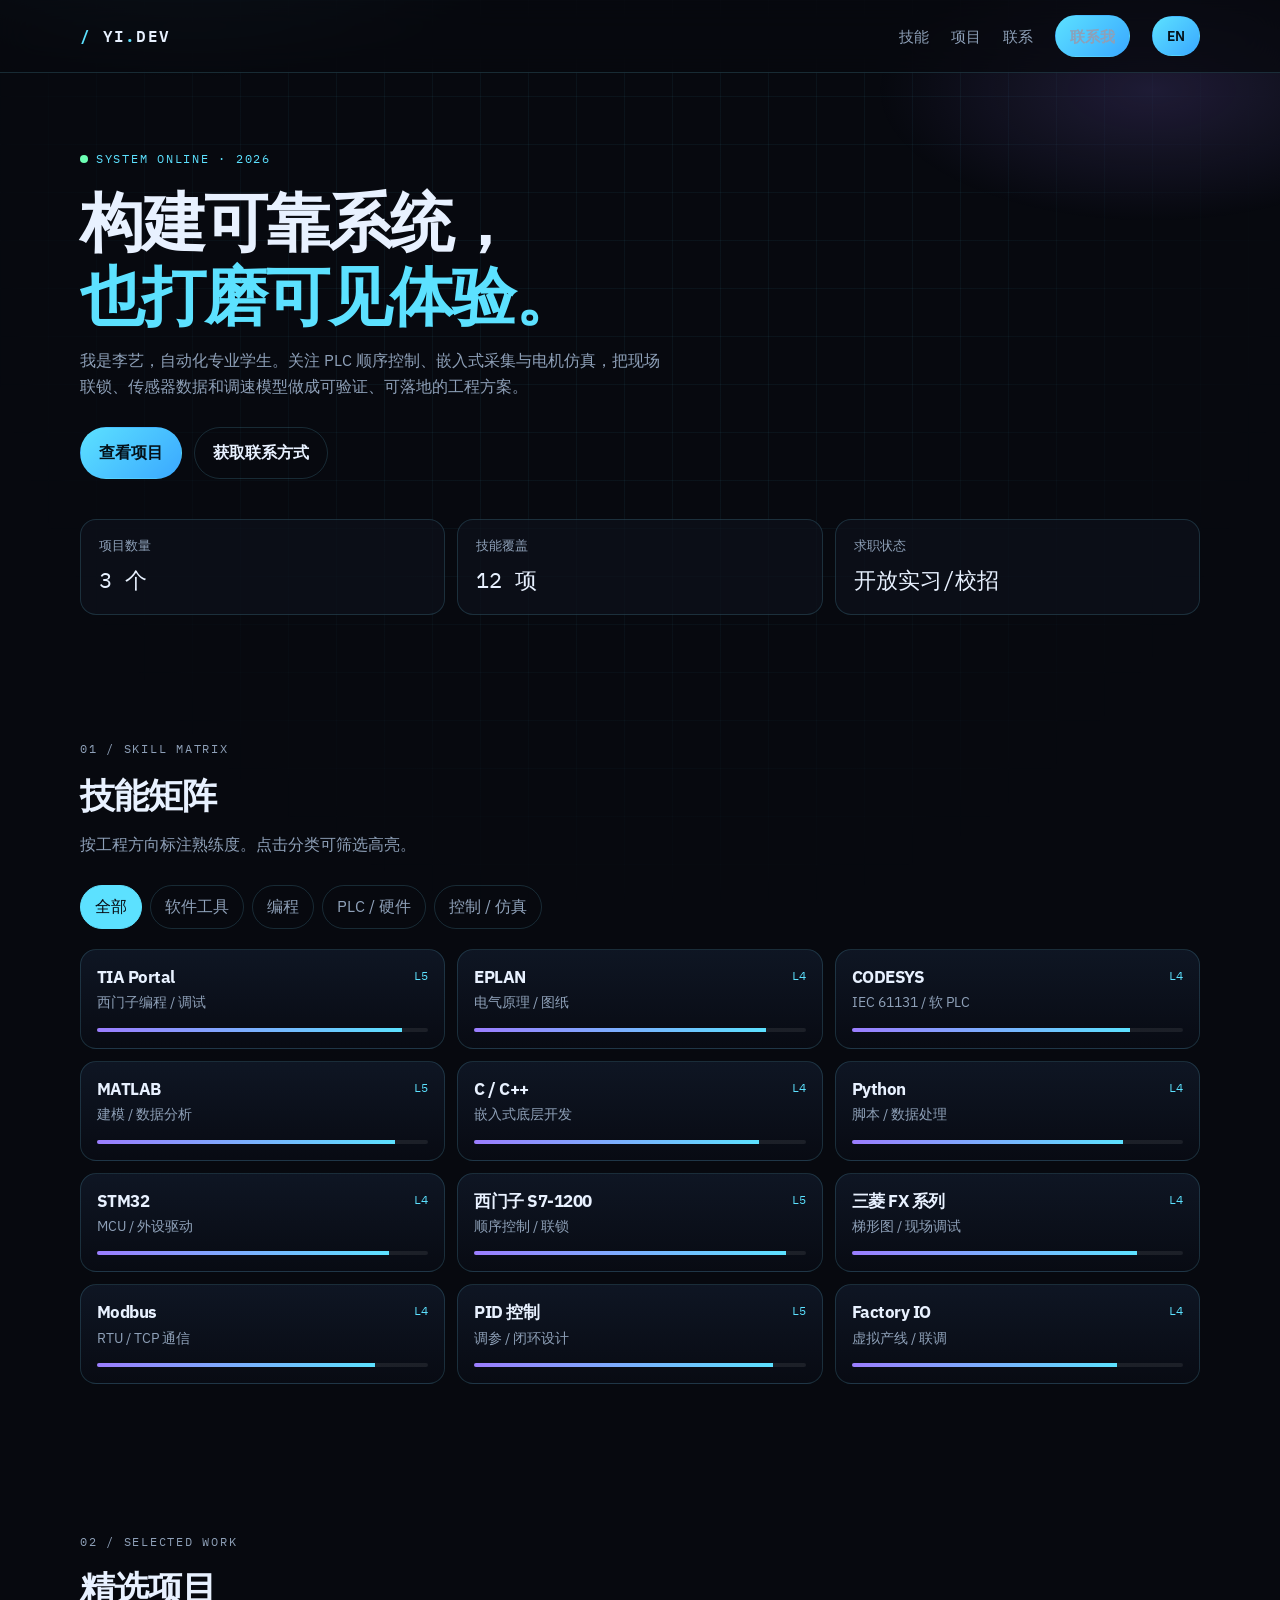
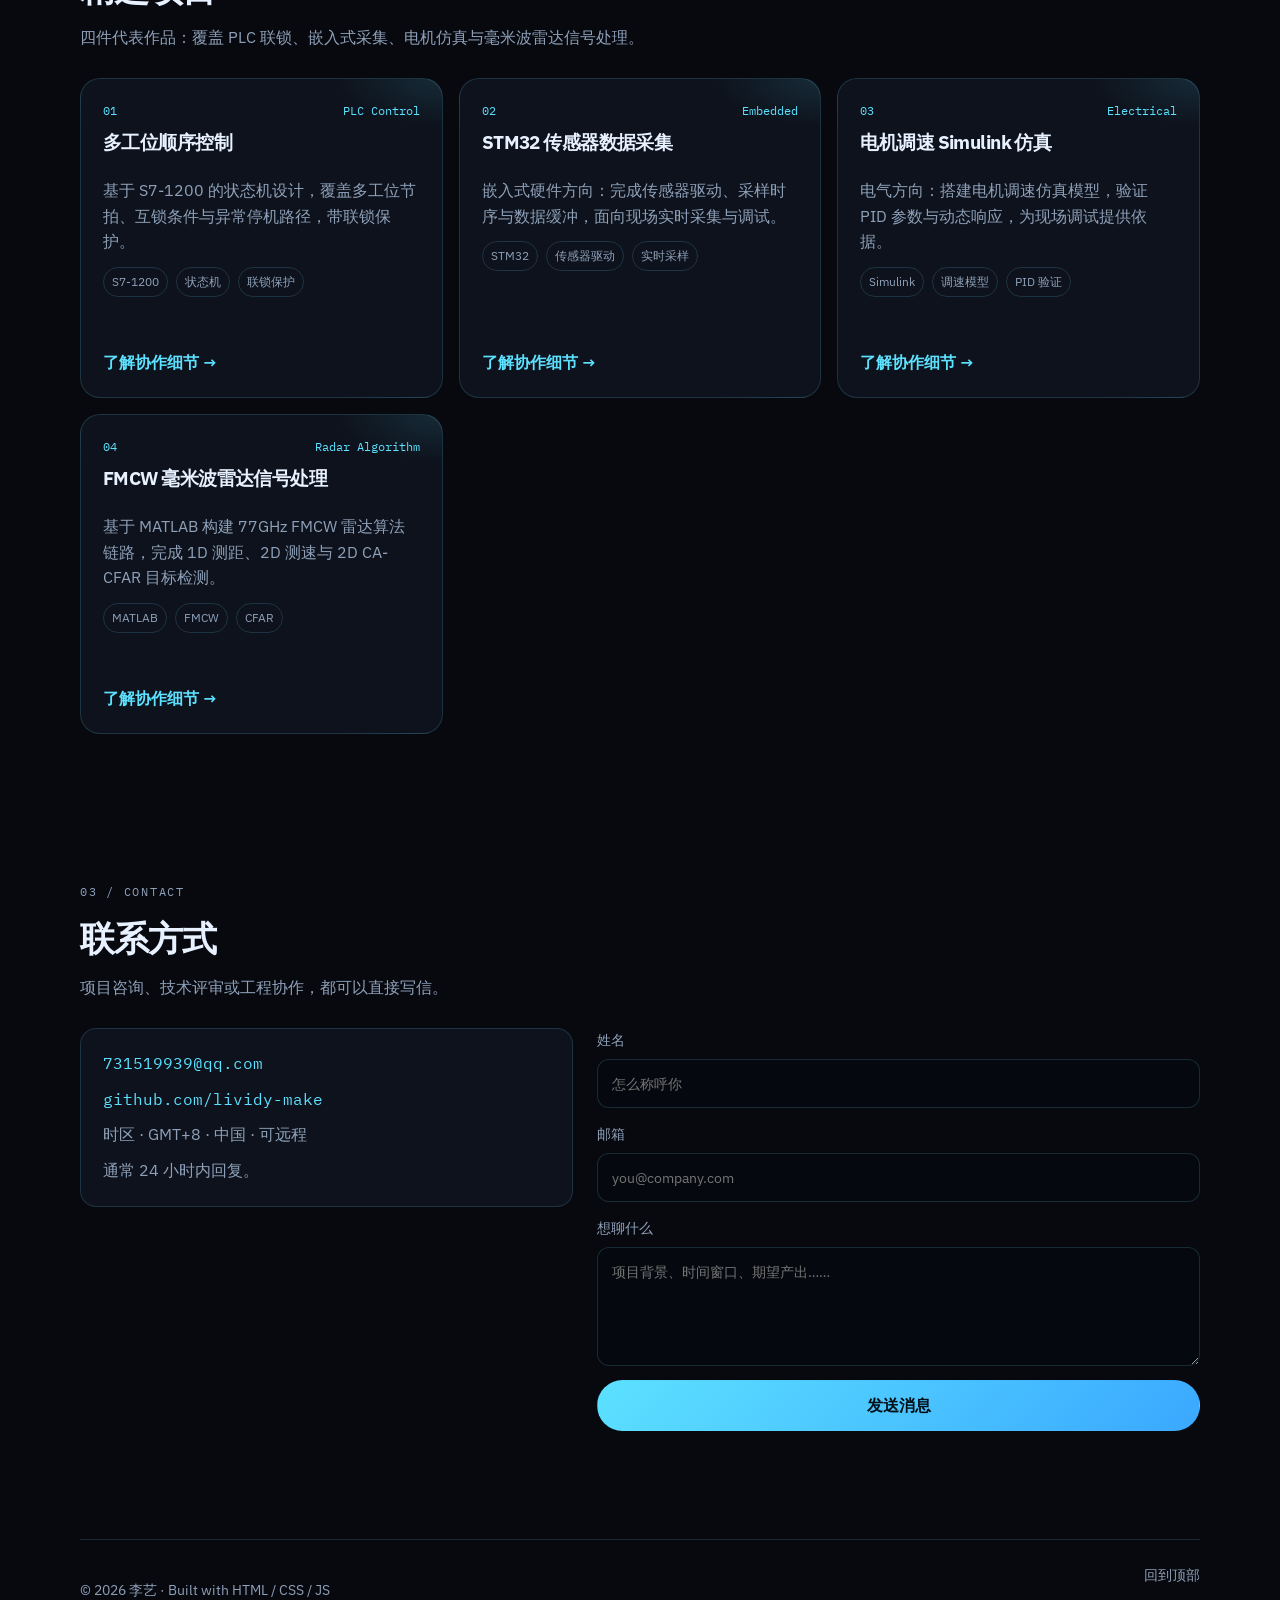
<file: index.html>
<!DOCTYPE html>
<html lang="zh-CN">
  <head>
    <meta charset="UTF-8" />
    <meta name="viewport" content="width=device-width, initial-scale=1.0" />
    <title>李艺 · 工程师作品集</title>
    <meta
      name="description"
      content="深色科技风工程师作品集：技能矩阵、精选项目与联系方式。"
    />
    <link rel="preconnect" href="https://fonts.googleapis.com" />
    <link rel="preconnect" href="https://fonts.gstatic.com" crossorigin />
    <link
      href="https://fonts.googleapis.com/css2?family=IBM+Plex+Sans:wght@400;500;600;700&family=IBM+Plex+Mono:wght@400;500;600&display=swap"
      rel="stylesheet"
    />
    <link rel="stylesheet" href="css/style.css" />
  </head>
  <body>
    <div class="bg-grid" aria-hidden="true"></div>
    <div class="bg-glow" aria-hidden="true"></div>

    <header class="nav">
      <div class="nav__inner">
        <a class="logo" href="#top">
          <span class="logo__mark">/</span>
          YI<span class="logo__dot">.</span>DEV
        </a>
        <button
          class="nav__toggle"
          type="button"
          aria-expanded="false"
          aria-controls="site-menu"
          aria-label="打开菜单"
        >
          <span></span>
          <span></span>
          <span></span>
        </button>
        <nav id="site-menu" class="nav__links">
          <a href="#skills" data-i18n="nav.skills">技能</a>
          <a href="#projects" data-i18n="nav.projects">项目</a>
          <a href="#contact" data-i18n="nav.contact">联系</a>
          <a class="btn btn--sm" href="#contact" data-i18n="nav.cta">联系我</a>
          <button id="lang-toggle" class="btn btn--sm" type="button">EN</button>
        </nav>
      </div>
    </header>

    <main id="top">
      <section class="hero">
        <p class="eyebrow">
          <span class="pulse"></span>
          SYSTEM ONLINE · 2026
        </p>
        <h1>
          <span data-i18n="hero.title.line1">构建可靠系统，</span><br />
          <span class="accent" data-i18n="hero.title.line2">也打磨可见体验。</span>
        </h1>
        <p class="hero__lead" data-i18n="hero.lead">
          我是李艺，自动化专业学生。关注 PLC 顺序控制、嵌入式采集与电机仿真，
          把现场联锁、传感器数据和调速模型做成可验证、可落地的工程方案。
        </p>
        <div class="hero__actions">
          <a class="btn" href="#projects" data-i18n="hero.cta.projects"
            >查看项目</a
          >
          <a class="btn btn--ghost" href="#contact" data-i18n="hero.cta.contact"
            >获取联系方式</a
          >
        </div>
        <dl class="stats">
          <div>
            <dt data-i18n="stats.projects.label">项目数量</dt>
            <dd data-i18n="stats.projects.value">3 个</dd>
          </div>
          <div>
            <dt data-i18n="stats.skills.label">技能覆盖</dt>
            <dd data-i18n="stats.skills.value">12 项</dd>
          </div>
          <div>
            <dt data-i18n="stats.status.label">求职状态</dt>
            <dd data-i18n="stats.status.value">开放实习/校招</dd>
          </div>
        </dl>
      </section>

      <section id="skills" class="section">
        <header class="section__head">
          <p class="eyebrow">01 / SKILL MATRIX</p>
          <h2 data-i18n="skills.title">技能矩阵</h2>
          <p data-i18n="skills.desc">按工程方向标注熟练度。点击分类可筛选高亮。</p>
        </header>

        <div class="matrix-filters" role="tablist" aria-label="技能分类">
          <button
            class="chip is-active"
            data-filter="all"
            type="button"
            data-i18n="skills.filter.all"
          >
            全部
          </button>
          <button
            class="chip"
            data-filter="software"
            type="button"
            data-i18n="skills.filter.software"
          >
            软件工具
          </button>
          <button
            class="chip"
            data-filter="code"
            type="button"
            data-i18n="skills.filter.code"
          >
            编程
          </button>
          <button
            class="chip"
            data-filter="plc"
            type="button"
            data-i18n="skills.filter.plc"
          >
            PLC / 硬件
          </button>
          <button
            class="chip"
            data-filter="control"
            type="button"
            data-i18n="skills.filter.control"
          >
            控制 / 仿真
          </button>
        </div>

        <div class="matrix" id="skill-matrix">
          <article class="skill" data-cat="software" style="--lv: 92">
            <h3>TIA Portal</h3>
            <p data-i18n="skill.tia.desc">西门子编程 / 调试</p>
            <div class="bar" aria-hidden="true"><span></span></div>
            <span class="lv">L5</span>
          </article>
          <article class="skill" data-cat="software" style="--lv: 88">
            <h3>EPLAN</h3>
            <p data-i18n="skill.eplan.desc">电气原理 / 图纸</p>
            <div class="bar" aria-hidden="true"><span></span></div>
            <span class="lv">L4</span>
          </article>
          <article class="skill" data-cat="software" style="--lv: 84">
            <h3>CODESYS</h3>
            <p data-i18n="skill.codesys.desc">IEC 61131 / 软 PLC</p>
            <div class="bar" aria-hidden="true"><span></span></div>
            <span class="lv">L4</span>
          </article>
          <article class="skill" data-cat="control" style="--lv: 90">
            <h3>MATLAB</h3>
            <p data-i18n="skill.matlab.desc">建模 / 数据分析</p>
            <div class="bar" aria-hidden="true"><span></span></div>
            <span class="lv">L5</span>
          </article>
          <article class="skill" data-cat="code" style="--lv: 86">
            <h3>C / C++</h3>
            <p data-i18n="skill.cpp.desc">嵌入式底层开发</p>
            <div class="bar" aria-hidden="true"><span></span></div>
            <span class="lv">L4</span>
          </article>
          <article class="skill" data-cat="code" style="--lv: 82">
            <h3>Python</h3>
            <p data-i18n="skill.python.desc">脚本 / 数据处理</p>
            <div class="bar" aria-hidden="true"><span></span></div>
            <span class="lv">L4</span>
          </article>
          <article class="skill" data-cat="plc" style="--lv: 88">
            <h3>STM32</h3>
            <p data-i18n="skill.stm32.desc">MCU / 外设驱动</p>
            <div class="bar" aria-hidden="true"><span></span></div>
            <span class="lv">L4</span>
          </article>
          <article class="skill" data-cat="plc" style="--lv: 94">
            <h3 data-i18n="skill.s71200.name">西门子 S7-1200</h3>
            <p data-i18n="skill.s71200.desc">顺序控制 / 联锁</p>
            <div class="bar" aria-hidden="true"><span></span></div>
            <span class="lv">L5</span>
          </article>
          <article class="skill" data-cat="plc" style="--lv: 86">
            <h3 data-i18n="skill.mitsubishi.name">三菱 FX 系列</h3>
            <p data-i18n="skill.mitsubishi.desc">梯形图 / 现场调试</p>
            <div class="bar" aria-hidden="true"><span></span></div>
            <span class="lv">L4</span>
          </article>
          <article class="skill" data-cat="control" style="--lv: 84">
            <h3>Modbus</h3>
            <p data-i18n="skill.modbus.desc">RTU / TCP 通信</p>
            <div class="bar" aria-hidden="true"><span></span></div>
            <span class="lv">L4</span>
          </article>
          <article class="skill" data-cat="control" style="--lv: 90">
            <h3 data-i18n="skill.pid.name">PID 控制</h3>
            <p data-i18n="skill.pid.desc">调参 / 闭环设计</p>
            <div class="bar" aria-hidden="true"><span></span></div>
            <span class="lv">L5</span>
          </article>
          <article class="skill" data-cat="control" style="--lv: 80">
            <h3>Factory IO</h3>
            <p data-i18n="skill.factoryio.desc">虚拟产线 / 联调</p>
            <div class="bar" aria-hidden="true"><span></span></div>
            <span class="lv">L4</span>
          </article>
        </div>
      </section>

      <section id="projects" class="section">
        <header class="section__head">
          <p class="eyebrow">02 / SELECTED WORK</p>
          <h2 data-i18n="projects.title">精选项目</h2>
          <p data-i18n="projects.desc">
            四件代表作品：覆盖 PLC 联锁、嵌入式采集、电机仿真与毫米波雷达信号处理。
          </p>
        </header>

        <div class="projects">
          <article class="card">
            <div class="card__meta">
              <span>01</span>
              <span>PLC Control</span>
            </div>
            <h3 data-i18n="project.plc.title">多工位顺序控制</h3>
            <p data-i18n="project.plc.desc">
              基于 S7-1200 的状态机设计，覆盖多工位节拍、互锁条件与异常停机路径，带联锁保护。
            </p>
            <ul>
              <li>S7-1200</li>
              <li data-i18n="project.plc.tag2">状态机</li>
              <li data-i18n="project.plc.tag3">联锁保护</li>
            </ul>
            <a
              class="card__link"
              href="project-plc.html"
              data-i18n="project.plc.link"
              >了解协作细节 →</a
            >
          </article>

          <article class="card">
            <div class="card__meta">
              <span>02</span>
              <span>Embedded</span>
            </div>
            <h3 data-i18n="project.stm32.title">STM32 传感器数据采集</h3>
            <p data-i18n="project.stm32.desc">
              嵌入式硬件方向：完成传感器驱动、采样时序与数据缓冲，面向现场实时采集与调试。
            </p>
            <ul>
              <li>STM32</li>
              <li data-i18n="project.stm32.tag2">传感器驱动</li>
              <li data-i18n="project.stm32.tag3">实时采样</li>
            </ul>
            <a
              class="card__link"
              href="project-stm32.html"
              data-i18n="project.stm32.link"
              >了解协作细节 →</a
            >
          </article>

          <article class="card">
            <div class="card__meta">
              <span>03</span>
              <span>Electrical</span>
            </div>
            <h3 data-i18n="project.motor.title">电机调速 Simulink 仿真</h3>
            <p data-i18n="project.motor.desc">
              电气方向：搭建电机调速仿真模型，验证 PID 参数与动态响应，为现场调试提供依据。
            </p>
            <ul>
              <li>Simulink</li>
              <li data-i18n="project.motor.tag2">调速模型</li>
              <li data-i18n="project.motor.tag3">PID 验证</li>
            </ul>
            <a
              class="card__link"
              href="project-motor.html"
              data-i18n="project.motor.link"
              >了解协作细节 →</a
            >
          </article>

          <article class="card">
            <div class="card__meta">
              <span>04</span>
              <span>Radar Algorithm</span>
            </div>
            <h3 data-i18n="project.radar.title">FMCW 毫米波雷达信号处理</h3>
            <p data-i18n="project.radar.desc">
              基于 MATLAB 构建 77GHz FMCW 雷达算法链路，完成 1D 测距、2D 测速与 2D
              CA-CFAR 目标检测。
            </p>
            <ul>
              <li>MATLAB</li>
              <li data-i18n="project.radar.tag2">FMCW</li>
              <li data-i18n="project.radar.tag3">CFAR</li>
            </ul>
            <a
              class="card__link"
              href="project-radar.html"
              data-i18n="project.radar.link"
              >了解协作细节 →</a
            >
          </article>
        </div>
      </section>

      <section id="contact" class="section contact">
        <header class="section__head">
          <p class="eyebrow">03 / CONTACT</p>
          <h2 data-i18n="contact.title">联系方式</h2>
          <p data-i18n="contact.desc">
            项目咨询、技术评审或工程协作，都可以直接写信。
          </p>
        </header>

        <div class="contact__grid">
          <aside class="contact__info">
            <a href="mailto:731519939@qq.com">731519939@qq.com</a>
            <a
              href="https://github.com/lividy-make"
              target="_blank"
              rel="noreferrer"
              >github.com/lividy-make</a
            >
            <p data-i18n="contact.timezone">时区 · GMT+8 · 中国 · 可远程</p>
            <p data-i18n="contact.reply">通常 24 小时内回复。</p>
          </aside>

          <form
            class="form"
            id="contact-form"
            action="https://api.web3forms.com/submit"
            method="POST"
            novalidate
          >
            <input
              type="hidden"
              name="access_key"
              value="c559de75-bd03-44d0-bc16-7fa59b1bfb9b"
            />
            <input
              type="checkbox"
              name="botcheck"
              class="form__honeypot"
              tabindex="-1"
              autocomplete="off"
              aria-hidden="true"
            />
            <label>
              <span data-i18n="form.name">姓名</span>
              <input
                name="name"
                type="text"
                required
                placeholder="怎么称呼你"
                data-i18n-placeholder="form.name.placeholder"
              />
            </label>
            <label>
              <span data-i18n="form.email">邮箱</span>
              <input
                name="replyto"
                type="email"
                required
                placeholder="you@company.com"
              />
            </label>
            <label>
              <span data-i18n="form.message">想聊什么</span>
              <textarea
                name="message"
                rows="4"
                required
                placeholder="项目背景、时间窗口、期望产出……"
                data-i18n-placeholder="form.message.placeholder"
              ></textarea>
            </label>
            <button class="btn" type="submit" data-i18n="form.submit">
              发送消息
            </button>
            <p class="form__status" role="status" aria-live="polite"></p>
          </form>
        </div>
      </section>
    </main>

    <footer class="footer">
      <p data-i18n="footer.copy">© 2026 李艺 · Built with HTML / CSS / JS</p>
      <a href="#top" data-i18n="footer.top">回到顶部</a>
    </footer>

    <script src="js/i18n.js"></script>
    <script src="js/main.js"></script>
  </body>
</html>
</file>
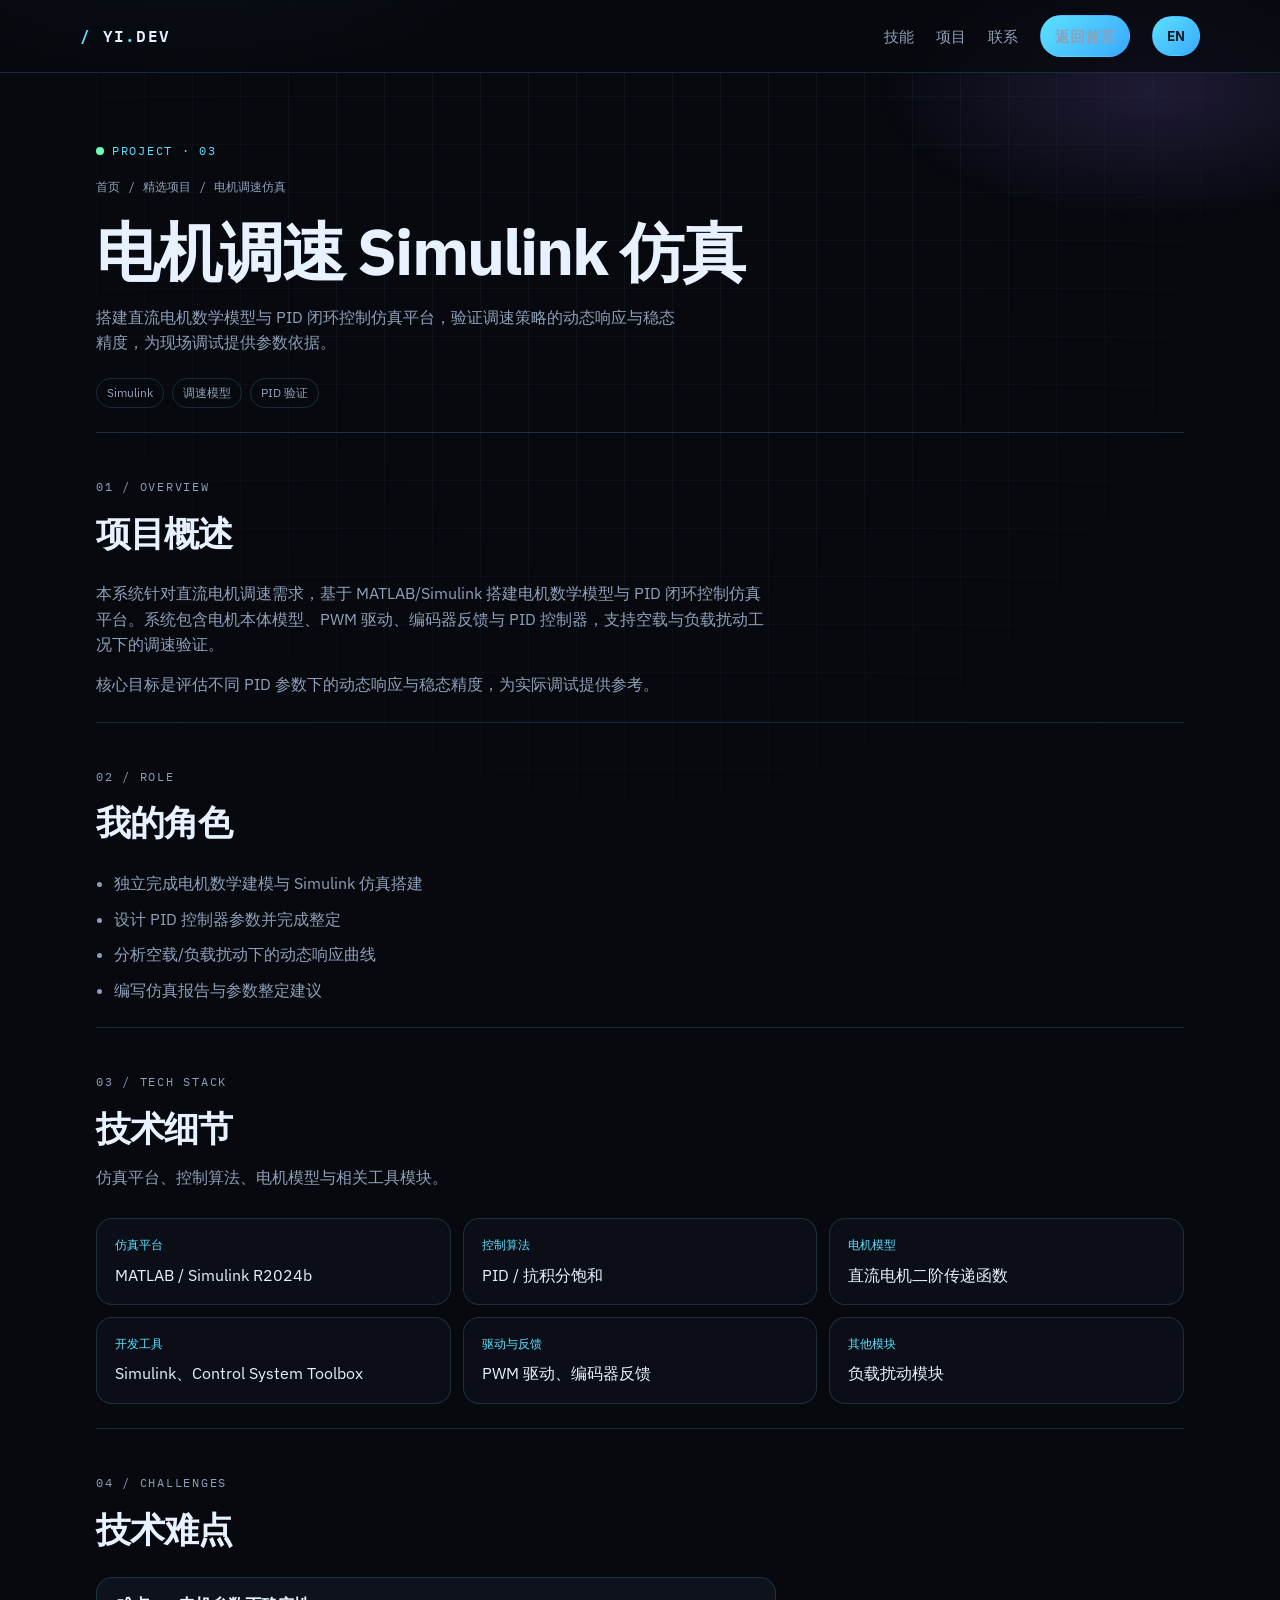
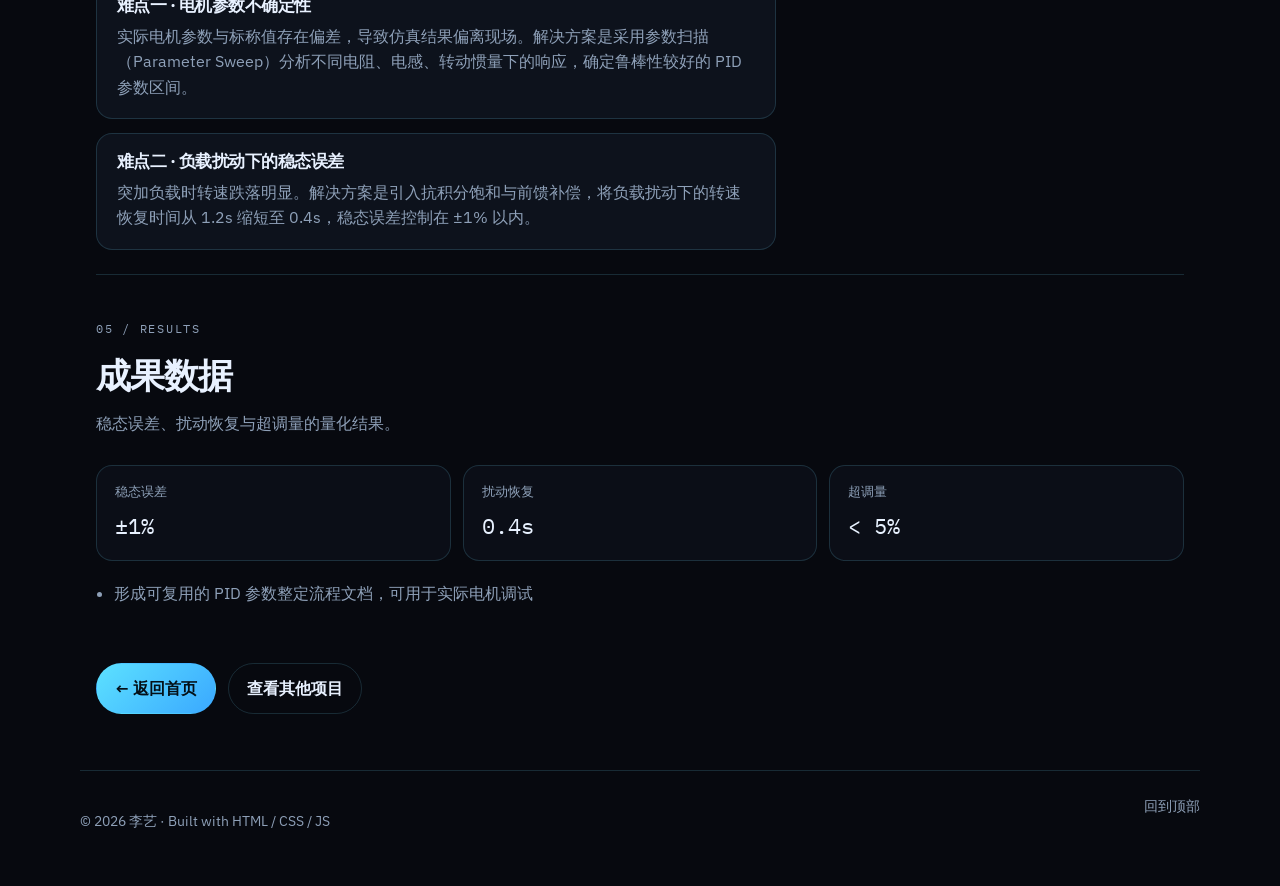
<file: project-motor.html>
<!DOCTYPE html>
<html lang="zh-CN">
  <head>
    <meta charset="UTF-8" />
    <meta name="viewport" content="width=device-width, initial-scale=1.0" />
    <title>电机调速 Simulink 仿真 · 李艺</title>
    <meta
      name="description"
      content="搭建直流电机数学模型与 PID 闭环控制仿真平台，验证调速策略的动态响应与稳态精度。"
    />
    <link rel="preconnect" href="https://fonts.googleapis.com" />
    <link rel="preconnect" href="https://fonts.gstatic.com" crossorigin />
    <link
      href="https://fonts.googleapis.com/css2?family=IBM+Plex+Sans:wght@400;500;600;700&family=IBM+Plex+Mono:wght@400;500;600&display=swap"
      rel="stylesheet"
    />
    <link rel="stylesheet" href="css/style.css" />
  </head>
  <body>
    <div class="bg-grid" aria-hidden="true"></div>
    <div class="bg-glow" aria-hidden="true"></div>

    <header class="nav">
      <div class="nav__inner">
        <a class="logo" href="index.html">
          <span class="logo__mark">/</span>
          YI<span class="logo__dot">.</span>DEV
        </a>
        <button
          class="nav__toggle"
          type="button"
          aria-expanded="false"
          aria-controls="site-menu"
          aria-label="打开菜单"
        >
          <span></span>
          <span></span>
          <span></span>
        </button>
        <nav id="site-menu" class="nav__links">
          <a href="index.html#skills" data-i18n="nav.skills">技能</a>
          <a href="index.html#projects" data-i18n="nav.projects">项目</a>
          <a href="index.html#contact" data-i18n="nav.contact">联系</a>
          <a class="btn btn--sm" href="index.html" data-i18n="nav.home"
            >返回首页</a
          >
          <button id="lang-toggle" class="btn btn--sm" type="button">EN</button>
        </nav>
      </div>
    </header>

    <main id="top" class="project-page">
      <section class="project-hero">
        <p class="eyebrow">
          <span class="pulse"></span>
          PROJECT · 03
        </p>
        <p class="project-crumb">
          <a href="index.html" data-i18n="crumb.home">首页</a>
          <span>/</span>
          <a href="index.html#projects" data-i18n="projects.title">精选项目</a>
          <span>/</span>
          <span data-i18n="project.motor.crumb">电机调速仿真</span>
        </p>
        <h1 data-i18n="project.motor.title">电机调速 Simulink 仿真</h1>
        <p class="hero__lead" data-i18n="project.motor.lead">
          搭建直流电机数学模型与 PID
          闭环控制仿真平台，验证调速策略的动态响应与稳态精度，为现场调试提供参数依据。
        </p>
        <div class="project-tags">
          <span>Simulink</span>
          <span data-i18n="project.motor.tag2">调速模型</span>
          <span data-i18n="project.motor.tag3">PID 验证</span>
        </div>
      </section>

      <section class="section project-block">
        <header class="section__head">
          <p class="eyebrow">01 / OVERVIEW</p>
          <h2 data-i18n="project.motor.overview.title">项目概述</h2>
        </header>
        <div class="project-body">
          <p data-i18n="project.motor.overview.body1">
            本系统针对直流电机调速需求，基于 MATLAB/Simulink
            搭建电机数学模型与 PID 闭环控制仿真平台。系统包含电机本体模型、PWM
            驱动、编码器反馈与 PID 控制器，支持空载与负载扰动工况下的调速验证。
          </p>
          <p data-i18n="project.motor.overview.body2">
            核心目标是评估不同 PID
            参数下的动态响应与稳态精度，为实际调试提供参考。
          </p>
        </div>
      </section>

      <section class="section project-block">
        <header class="section__head">
          <p class="eyebrow">02 / ROLE</p>
          <h2 data-i18n="project.motor.role.title">我的角色</h2>
        </header>
        <div class="project-body">
          <ul class="project-list">
            <li data-i18n="project.motor.role.item1">
              独立完成电机数学建模与 Simulink 仿真搭建
            </li>
            <li data-i18n="project.motor.role.item2">
              设计 PID 控制器参数并完成整定
            </li>
            <li data-i18n="project.motor.role.item3">
              分析空载/负载扰动下的动态响应曲线
            </li>
            <li data-i18n="project.motor.role.item4">
              编写仿真报告与参数整定建议
            </li>
          </ul>
        </div>
      </section>

      <section class="section project-block">
        <header class="section__head">
          <p class="eyebrow">03 / TECH STACK</p>
          <h2 data-i18n="project.motor.tech.title">技术细节</h2>
          <p data-i18n="project.motor.tech.desc">
            仿真平台、控制算法、电机模型与相关工具模块。
          </p>
        </header>
        <dl class="tech-grid">
          <div>
            <dt data-i18n="project.motor.tech.platform.label">仿真平台</dt>
            <dd data-i18n="project.motor.tech.platform.value">
              MATLAB / Simulink R2024b
            </dd>
          </div>
          <div>
            <dt data-i18n="project.motor.tech.algo.label">控制算法</dt>
            <dd data-i18n="project.motor.tech.algo.value">PID / 抗积分饱和</dd>
          </div>
          <div>
            <dt data-i18n="project.motor.tech.model.label">电机模型</dt>
            <dd data-i18n="project.motor.tech.model.value">
              直流电机二阶传递函数
            </dd>
          </div>
          <div>
            <dt data-i18n="project.motor.tech.tool.label">开发工具</dt>
            <dd data-i18n="project.motor.tech.tool.value">
              Simulink、Control System Toolbox
            </dd>
          </div>
          <div>
            <dt data-i18n="project.motor.tech.drive.label">驱动与反馈</dt>
            <dd data-i18n="project.motor.tech.drive.value">
              PWM 驱动、编码器反馈
            </dd>
          </div>
          <div>
            <dt data-i18n="project.motor.tech.other.label">其他模块</dt>
            <dd data-i18n="project.motor.tech.other.value">负载扰动模块</dd>
          </div>
        </dl>
      </section>

      <section class="section project-block">
        <header class="section__head">
          <p class="eyebrow">04 / CHALLENGES</p>
          <h2 data-i18n="project.motor.challenges.title">技术难点</h2>
        </header>
        <div class="project-body">
          <article class="challenge">
            <h3 data-i18n="project.motor.challenge1.title">
              难点一 · 电机参数不确定性
            </h3>
            <p data-i18n="project.motor.challenge1.body">
              实际电机参数与标称值存在偏差，导致仿真结果偏离现场。解决方案是采用参数扫描（Parameter
              Sweep）分析不同电阻、电感、转动惯量下的响应，确定鲁棒性较好的 PID
              参数区间。
            </p>
          </article>
          <article class="challenge">
            <h3 data-i18n="project.motor.challenge2.title">
              难点二 · 负载扰动下的稳态误差
            </h3>
            <p data-i18n="project.motor.challenge2.body">
              突加负载时转速跌落明显。解决方案是引入抗积分饱和与前馈补偿，将负载扰动下的转速恢复时间从
              1.2s 缩短至 0.4s，稳态误差控制在 ±1% 以内。
            </p>
          </article>
        </div>
      </section>

      <section class="section project-block">
        <header class="section__head">
          <p class="eyebrow">05 / RESULTS</p>
          <h2 data-i18n="project.motor.results.title">成果数据</h2>
          <p data-i18n="project.motor.results.desc">
            稳态误差、扰动恢复与超调量的量化结果。
          </p>
        </header>
        <dl class="stats results">
          <div>
            <dt data-i18n="project.motor.results.metric1.label">稳态误差</dt>
            <dd data-i18n="project.motor.results.metric1.value">±1%</dd>
          </div>
          <div>
            <dt data-i18n="project.motor.results.metric2.label">扰动恢复</dt>
            <dd data-i18n="project.motor.results.metric2.value">0.4s</dd>
          </div>
          <div>
            <dt data-i18n="project.motor.results.metric3.label">超调量</dt>
            <dd data-i18n="project.motor.results.metric3.value">&lt; 5%</dd>
          </div>
        </dl>
        <div class="project-body">
          <ul class="project-list">
            <li data-i18n="project.motor.results.note">
              形成可复用的 PID 参数整定流程文档，可用于实际电机调试
            </li>
          </ul>
        </div>
      </section>

      <section class="section project-cta">
        <a class="btn" href="index.html" data-i18n="project.cta.home"
          >← 返回首页</a
        >
        <a
          class="btn btn--ghost"
          href="index.html#projects"
          data-i18n="project.cta.others"
          >查看其他项目</a
        >
      </section>
    </main>

    <footer class="footer">
      <p data-i18n="footer.copy">© 2026 李艺 · Built with HTML / CSS / JS</p>
      <a href="#top" data-i18n="footer.top">回到顶部</a>
    </footer>

    <script src="js/i18n.js"></script>
    <script src="js/main.js"></script>
  </body>
</html>
</file>
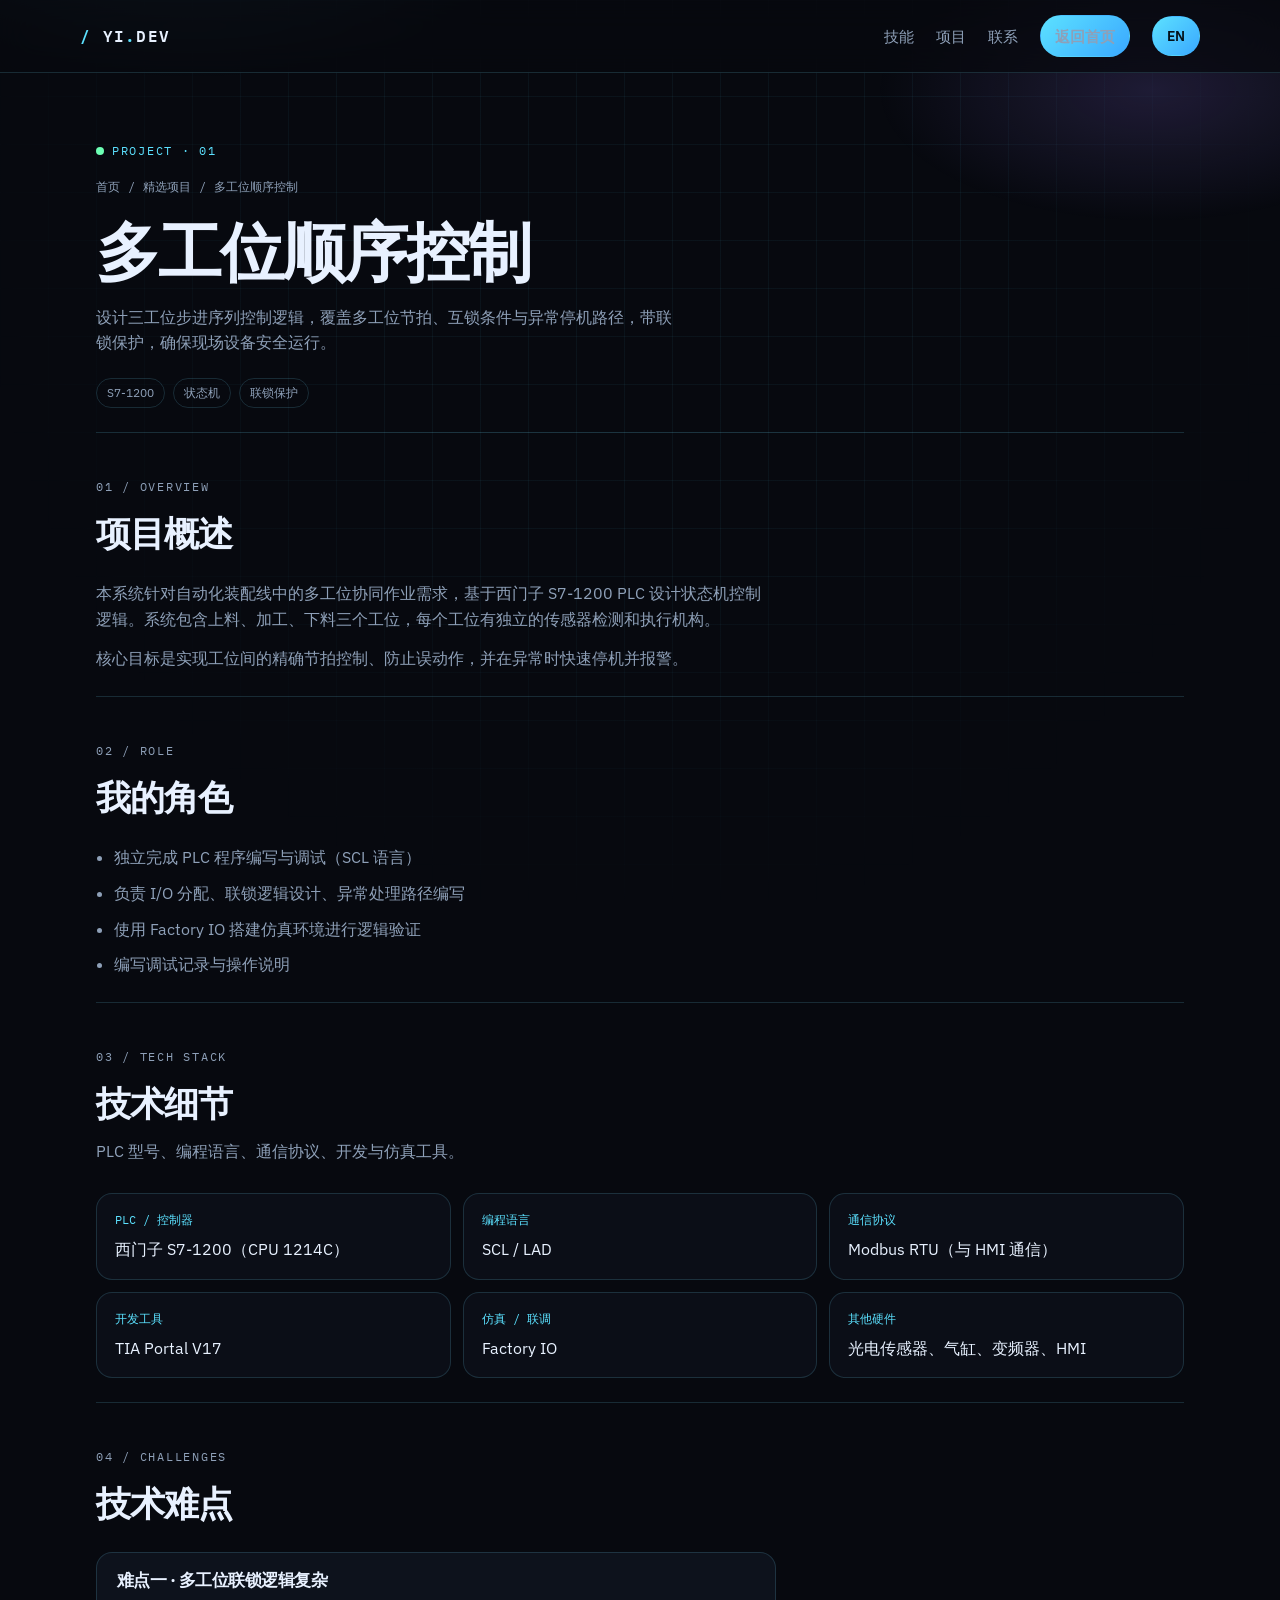
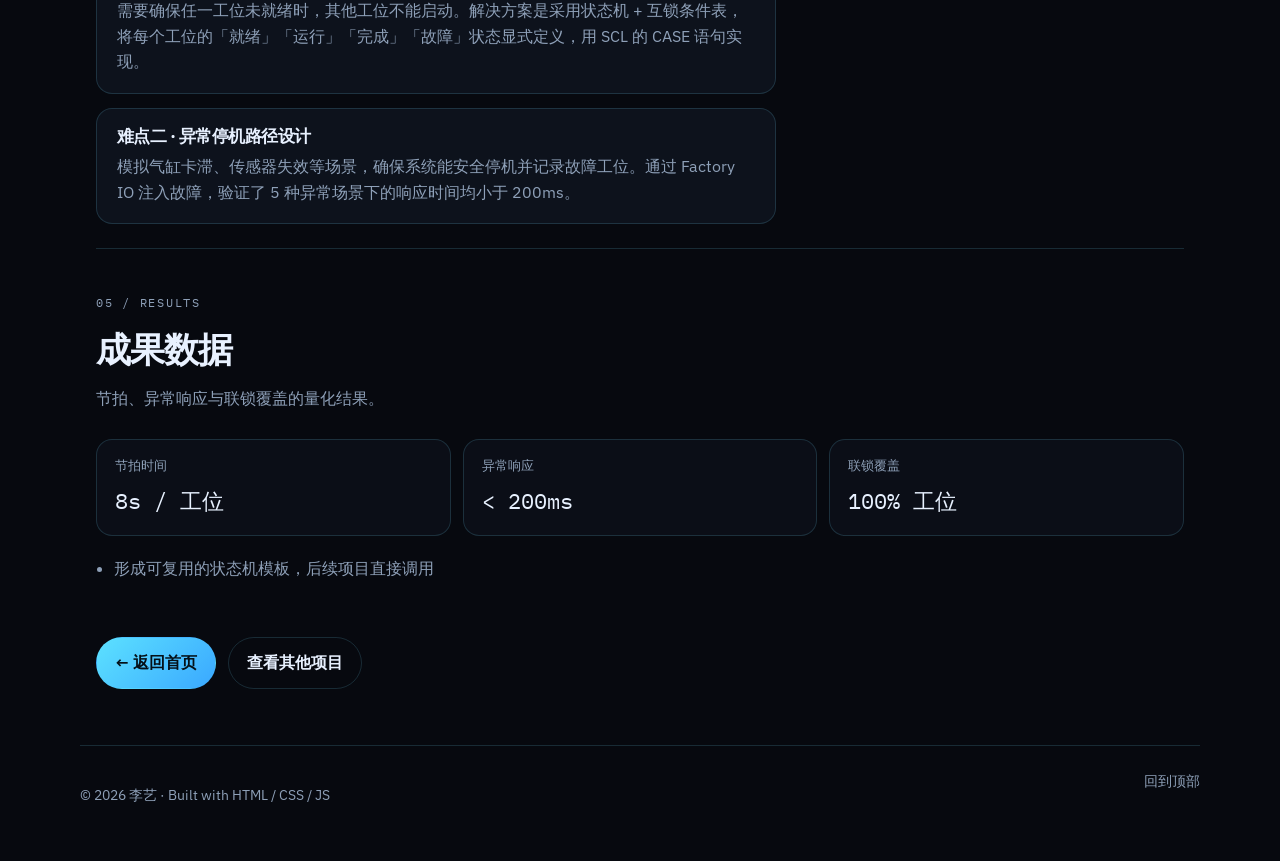
<file: project-plc.html>
<!DOCTYPE html>
<html lang="zh-CN">
  <head>
    <meta charset="UTF-8" />
    <meta name="viewport" content="width=device-width, initial-scale=1.0" />
    <title>多工位顺序控制 · 李艺</title>
    <meta
      name="description"
      content="设计三工位步进序列控制逻辑，覆盖多工位节拍、互锁条件与异常停机路径，带联锁保护。"
    />
    <link rel="preconnect" href="https://fonts.googleapis.com" />
    <link rel="preconnect" href="https://fonts.gstatic.com" crossorigin />
    <link
      href="https://fonts.googleapis.com/css2?family=IBM+Plex+Sans:wght@400;500;600;700&family=IBM+Plex+Mono:wght@400;500;600&display=swap"
      rel="stylesheet"
    />
    <link rel="stylesheet" href="css/style.css" />
  </head>
  <body>
    <div class="bg-grid" aria-hidden="true"></div>
    <div class="bg-glow" aria-hidden="true"></div>

    <header class="nav">
      <div class="nav__inner">
        <a class="logo" href="index.html">
          <span class="logo__mark">/</span>
          YI<span class="logo__dot">.</span>DEV
        </a>
        <button
          class="nav__toggle"
          type="button"
          aria-expanded="false"
          aria-controls="site-menu"
          aria-label="打开菜单"
        >
          <span></span>
          <span></span>
          <span></span>
        </button>
        <nav id="site-menu" class="nav__links">
          <a href="index.html#skills" data-i18n="nav.skills">技能</a>
          <a href="index.html#projects" data-i18n="nav.projects">项目</a>
          <a href="index.html#contact" data-i18n="nav.contact">联系</a>
          <a class="btn btn--sm" href="index.html" data-i18n="nav.home"
            >返回首页</a
          >
          <button id="lang-toggle" class="btn btn--sm" type="button">EN</button>
        </nav>
      </div>
    </header>

    <main id="top" class="project-page">
      <section class="project-hero">
        <p class="eyebrow">
          <span class="pulse"></span>
          PROJECT · 01
        </p>
        <p class="project-crumb">
          <a href="index.html" data-i18n="crumb.home">首页</a>
          <span>/</span>
          <a href="index.html#projects" data-i18n="projects.title">精选项目</a>
          <span>/</span>
          <span data-i18n="project.plc.title">多工位顺序控制</span>
        </p>
        <h1 data-i18n="project.plc.title">多工位顺序控制</h1>
        <p class="hero__lead" data-i18n="project.plc.lead">
          设计三工位步进序列控制逻辑，覆盖多工位节拍、互锁条件与异常停机路径，带联锁保护，确保现场设备安全运行。
        </p>
        <div class="project-tags">
          <span>S7-1200</span>
          <span data-i18n="project.plc.tag2">状态机</span>
          <span data-i18n="project.plc.tag3">联锁保护</span>
        </div>
      </section>

      <section class="section project-block">
        <header class="section__head">
          <p class="eyebrow">01 / OVERVIEW</p>
          <h2 data-i18n="project.plc.overview.title">项目概述</h2>
        </header>
        <div class="project-body">
          <p data-i18n="project.plc.overview.body1">
            本系统针对自动化装配线中的多工位协同作业需求，基于西门子 S7-1200 PLC
            设计状态机控制逻辑。系统包含上料、加工、下料三个工位，每个工位有独立的传感器检测和执行机构。
          </p>
          <p data-i18n="project.plc.overview.body2">
            核心目标是实现工位间的精确节拍控制、防止误动作，并在异常时快速停机并报警。
          </p>
        </div>
      </section>

      <section class="section project-block">
        <header class="section__head">
          <p class="eyebrow">02 / ROLE</p>
          <h2 data-i18n="project.plc.role.title">我的角色</h2>
        </header>
        <div class="project-body">
          <ul class="project-list">
            <li data-i18n="project.plc.role.item1">
              独立完成 PLC 程序编写与调试（SCL 语言）
            </li>
            <li data-i18n="project.plc.role.item2">
              负责 I/O 分配、联锁逻辑设计、异常处理路径编写
            </li>
            <li data-i18n="project.plc.role.item3">
              使用 Factory IO 搭建仿真环境进行逻辑验证
            </li>
            <li data-i18n="project.plc.role.item4">编写调试记录与操作说明</li>
          </ul>
        </div>
      </section>

      <section class="section project-block">
        <header class="section__head">
          <p class="eyebrow">03 / TECH STACK</p>
          <h2 data-i18n="project.plc.tech.title">技术细节</h2>
          <p data-i18n="project.plc.tech.desc">
            PLC 型号、编程语言、通信协议、开发与仿真工具。
          </p>
        </header>
        <dl class="tech-grid">
          <div>
            <dt data-i18n="project.plc.tech.plc.label">PLC / 控制器</dt>
            <dd data-i18n="project.plc.tech.plc.value">
              西门子 S7-1200（CPU 1214C）
            </dd>
          </div>
          <div>
            <dt data-i18n="project.plc.tech.lang.label">编程语言</dt>
            <dd data-i18n="project.plc.tech.lang.value">SCL / LAD</dd>
          </div>
          <div>
            <dt data-i18n="project.plc.tech.comm.label">通信协议</dt>
            <dd data-i18n="project.plc.tech.comm.value">
              Modbus RTU（与 HMI 通信）
            </dd>
          </div>
          <div>
            <dt data-i18n="project.plc.tech.tool.label">开发工具</dt>
            <dd data-i18n="project.plc.tech.tool.value">TIA Portal V17</dd>
          </div>
          <div>
            <dt data-i18n="project.plc.tech.sim.label">仿真 / 联调</dt>
            <dd data-i18n="project.plc.tech.sim.value">Factory IO</dd>
          </div>
          <div>
            <dt data-i18n="project.plc.tech.hw.label">其他硬件</dt>
            <dd data-i18n="project.plc.tech.hw.value">
              光电传感器、气缸、变频器、HMI
            </dd>
          </div>
        </dl>
      </section>

      <section class="section project-block">
        <header class="section__head">
          <p class="eyebrow">04 / CHALLENGES</p>
          <h2 data-i18n="project.plc.challenges.title">技术难点</h2>
        </header>
        <div class="project-body">
          <article class="challenge">
            <h3 data-i18n="project.plc.challenge1.title">
              难点一 · 多工位联锁逻辑复杂
            </h3>
            <p data-i18n="project.plc.challenge1.body">
              需要确保任一工位未就绪时，其他工位不能启动。解决方案是采用状态机 +
              互锁条件表，将每个工位的「就绪」「运行」「完成」「故障」状态显式定义，用
              SCL 的 CASE 语句实现。
            </p>
          </article>
          <article class="challenge">
            <h3 data-i18n="project.plc.challenge2.title">
              难点二 · 异常停机路径设计
            </h3>
            <p data-i18n="project.plc.challenge2.body">
              模拟气缸卡滞、传感器失效等场景，确保系统能安全停机并记录故障工位。通过
              Factory IO 注入故障，验证了 5 种异常场景下的响应时间均小于 200ms。
            </p>
          </article>
        </div>
      </section>

      <section class="section project-block">
        <header class="section__head">
          <p class="eyebrow">05 / RESULTS</p>
          <h2 data-i18n="project.plc.results.title">成果数据</h2>
          <p data-i18n="project.plc.results.desc">
            节拍、异常响应与联锁覆盖的量化结果。
          </p>
        </header>
        <dl class="stats results">
          <div>
            <dt data-i18n="project.plc.results.metric1.label">节拍时间</dt>
            <dd data-i18n="project.plc.results.metric1.value">8s / 工位</dd>
          </div>
          <div>
            <dt data-i18n="project.plc.results.metric2.label">异常响应</dt>
            <dd data-i18n="project.plc.results.metric2.value">&lt; 200ms</dd>
          </div>
          <div>
            <dt data-i18n="project.plc.results.metric3.label">联锁覆盖</dt>
            <dd data-i18n="project.plc.results.metric3.value">100% 工位</dd>
          </div>
        </dl>
        <div class="project-body">
          <ul class="project-list">
            <li data-i18n="project.plc.results.note">
              形成可复用的状态机模板，后续项目直接调用
            </li>
          </ul>
        </div>
      </section>

      <section class="section project-cta">
        <a class="btn" href="index.html" data-i18n="project.cta.home"
          >← 返回首页</a
        >
        <a
          class="btn btn--ghost"
          href="index.html#projects"
          data-i18n="project.cta.others"
          >查看其他项目</a
        >
      </section>
    </main>

    <footer class="footer">
      <p data-i18n="footer.copy">© 2026 李艺 · Built with HTML / CSS / JS</p>
      <a href="#top" data-i18n="footer.top">回到顶部</a>
    </footer>

    <script src="js/i18n.js"></script>
    <script src="js/main.js"></script>
  </body>
</html>
</file>
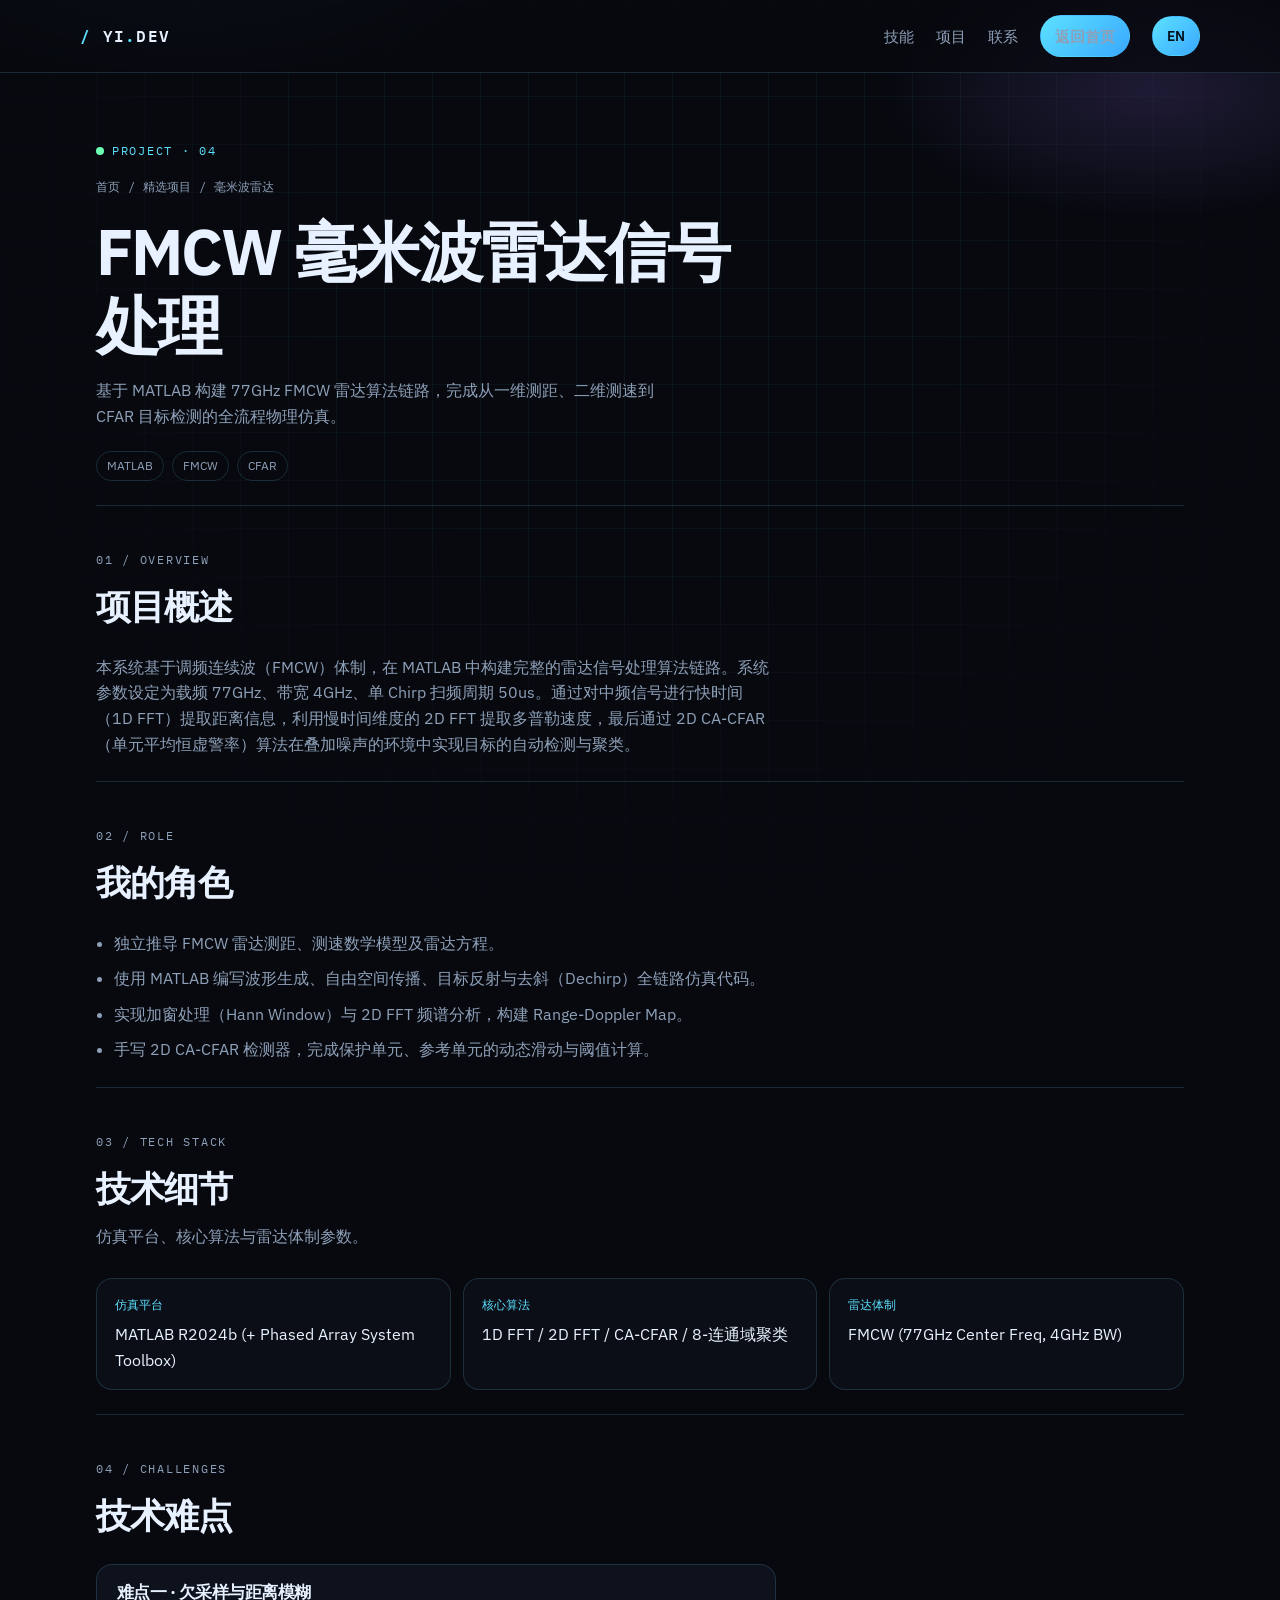
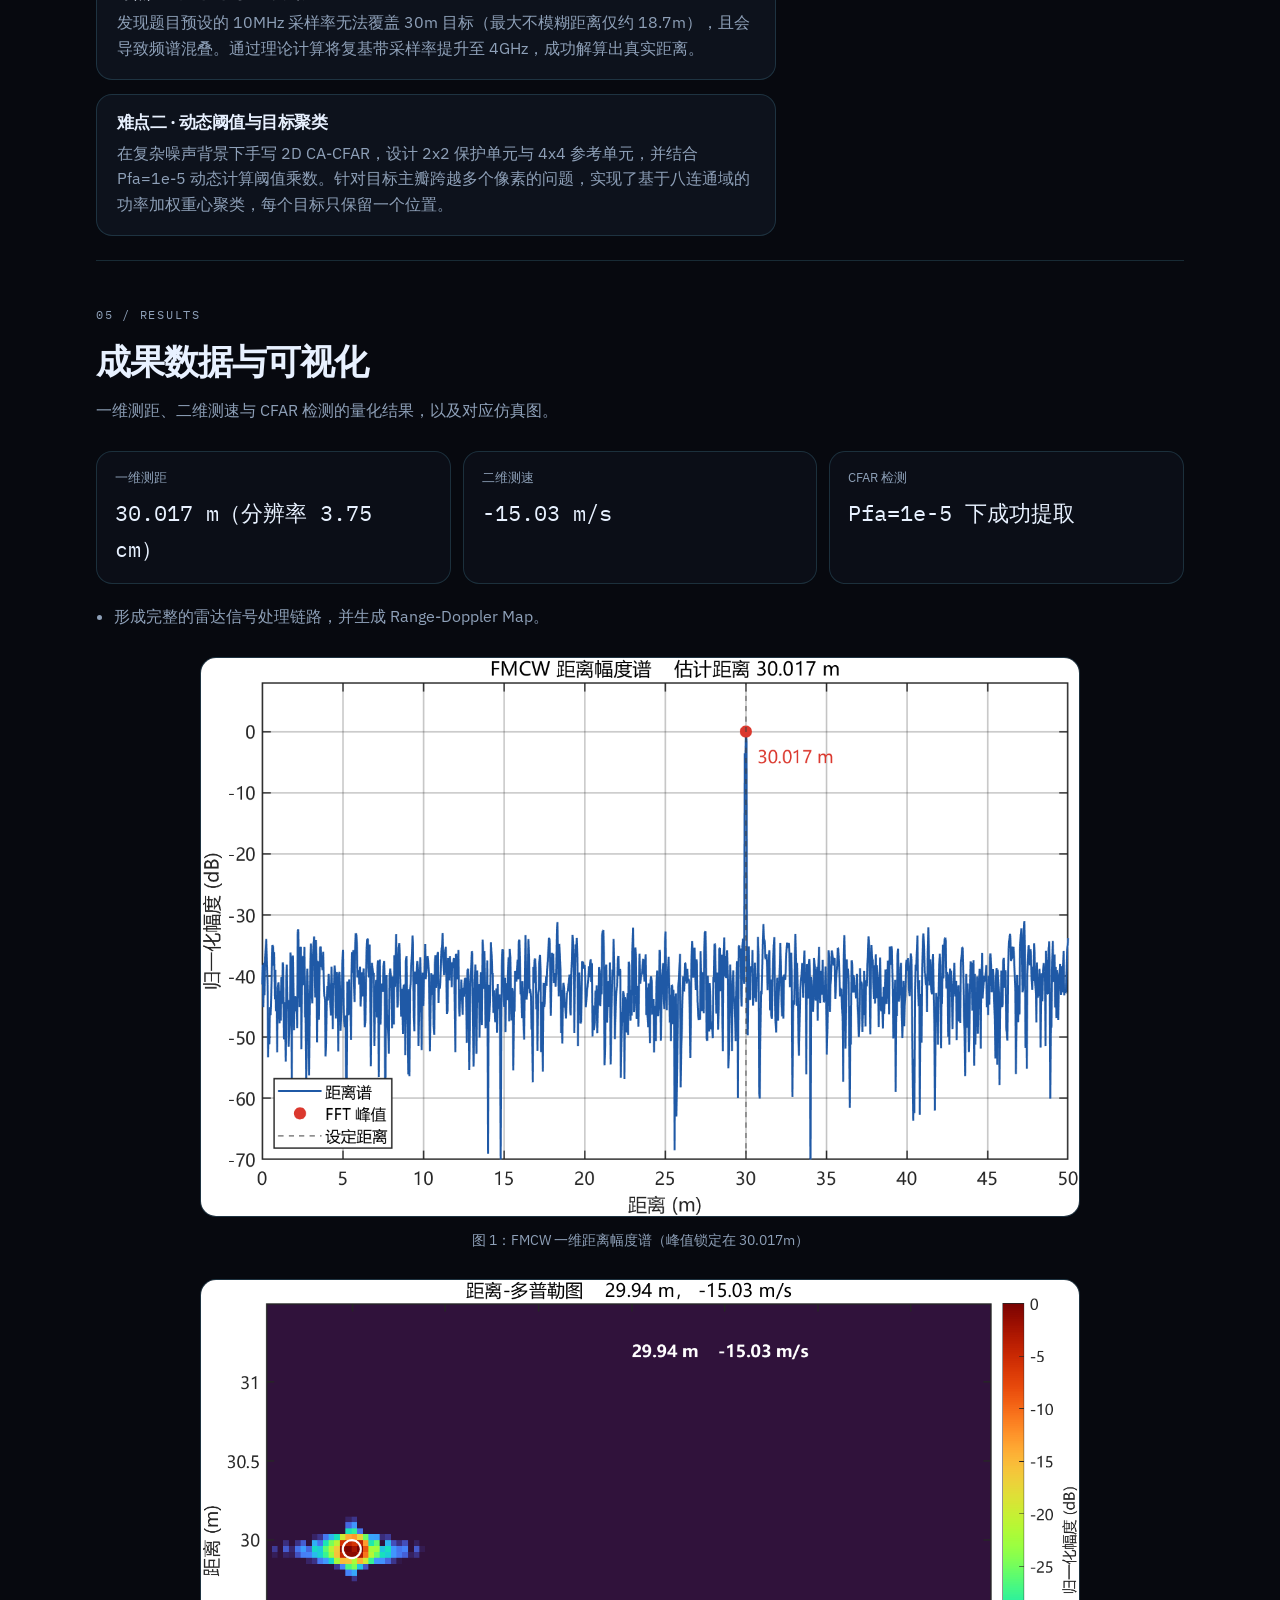
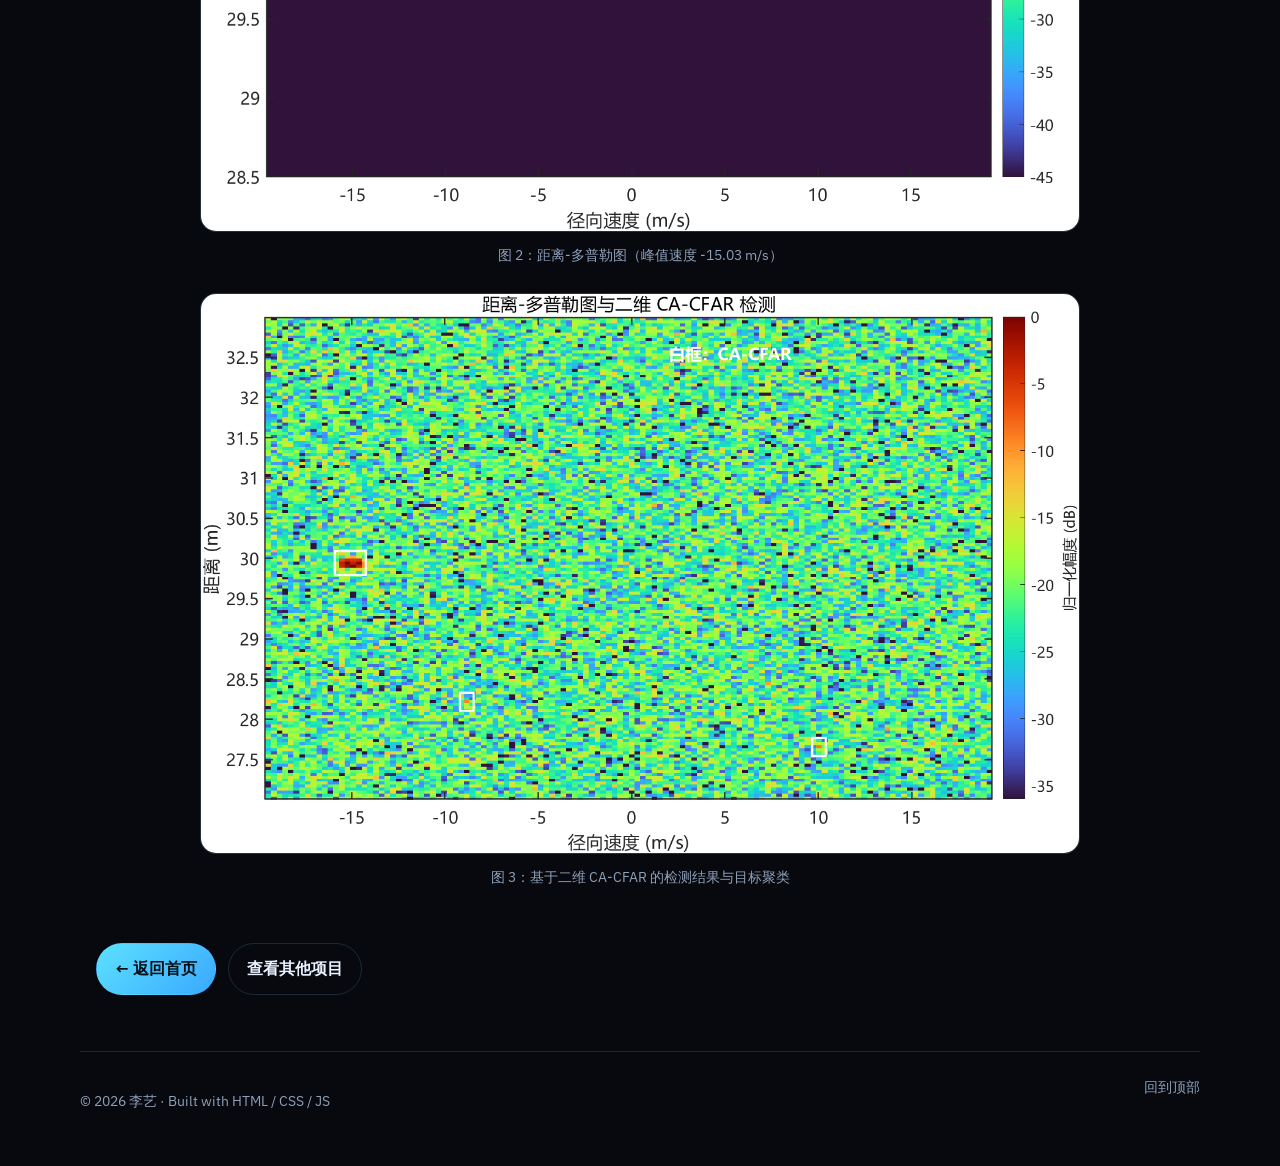
<file: project-radar.html>
<!DOCTYPE html>
<html lang="zh-CN">
  <head>
    <meta charset="UTF-8" />
    <meta name="viewport" content="width=device-width, initial-scale=1.0" />
    <title>FMCW 毫米波雷达信号处理 · 李艺</title>
    <meta
      name="description"
      content="基于 MATLAB 构建 77GHz FMCW 雷达算法链路，完成从一维测距、二维测速到 CFAR 目标检测的全流程物理仿真。"
    />
    <link rel="preconnect" href="https://fonts.googleapis.com" />
    <link rel="preconnect" href="https://fonts.gstatic.com" crossorigin />
    <link
      href="https://fonts.googleapis.com/css2?family=IBM+Plex+Sans:wght@400;500;600;700&family=IBM+Plex+Mono:wght@400;500;600&display=swap"
      rel="stylesheet"
    />
    <link rel="stylesheet" href="css/style.css" />
  </head>
  <body>
    <div class="bg-grid" aria-hidden="true"></div>
    <div class="bg-glow" aria-hidden="true"></div>

    <header class="nav">
      <div class="nav__inner">
        <a class="logo" href="index.html">
          <span class="logo__mark">/</span>
          YI<span class="logo__dot">.</span>DEV
        </a>
        <button
          class="nav__toggle"
          type="button"
          aria-expanded="false"
          aria-controls="site-menu"
          aria-label="打开菜单"
        >
          <span></span>
          <span></span>
          <span></span>
        </button>
        <nav id="site-menu" class="nav__links">
          <a href="index.html#skills" data-i18n="nav.skills">技能</a>
          <a href="index.html#projects" data-i18n="nav.projects">项目</a>
          <a href="index.html#contact" data-i18n="nav.contact">联系</a>
          <a class="btn btn--sm" href="index.html" data-i18n="nav.home"
            >返回首页</a
          >
          <button id="lang-toggle" class="btn btn--sm" type="button">EN</button>
        </nav>
      </div>
    </header>

    <main id="top" class="project-page">
      <section class="project-hero">
        <p class="eyebrow">
          <span class="pulse"></span>
          PROJECT · 04
        </p>
        <p class="project-crumb">
          <a href="index.html" data-i18n="crumb.home">首页</a>
          <span>/</span>
          <a href="index.html#projects" data-i18n="projects.title">精选项目</a>
          <span>/</span>
          <span data-i18n="project.radar.crumb">毫米波雷达</span>
        </p>
        <h1 data-i18n="project.radar.title">FMCW 毫米波雷达信号处理</h1>
        <p class="hero__lead" data-i18n="project.radar.lead">
          基于 MATLAB 构建 77GHz FMCW
          雷达算法链路，完成从一维测距、二维测速到 CFAR
          目标检测的全流程物理仿真。
        </p>
        <div class="project-tags">
          <span>MATLAB</span>
          <span>FMCW</span>
          <span>CFAR</span>
        </div>
      </section>

      <section class="section project-block">
        <header class="section__head">
          <p class="eyebrow">01 / OVERVIEW</p>
          <h2 data-i18n="project.radar.overview.title">项目概述</h2>
        </header>
        <div class="project-body">
          <p data-i18n="project.radar.overview.body1">
            本系统基于调频连续波（FMCW）体制，在 MATLAB
            中构建完整的雷达信号处理算法链路。系统参数设定为载频 77GHz、带宽
            4GHz、单 Chirp 扫频周期 50us。通过对中频信号进行快时间（1D
            FFT）提取距离信息，利用慢时间维度的 2D FFT
            提取多普勒速度，最后通过 2D CA-CFAR（单元平均恒虚警率）算法在叠加噪声的环境中实现目标的自动检测与聚类。
          </p>
        </div>
      </section>

      <section class="section project-block">
        <header class="section__head">
          <p class="eyebrow">02 / ROLE</p>
          <h2 data-i18n="project.radar.role.title">我的角色</h2>
        </header>
        <div class="project-body">
          <ul class="project-list">
            <li data-i18n="project.radar.role.item1">
              独立推导 FMCW 雷达测距、测速数学模型及雷达方程。
            </li>
            <li data-i18n="project.radar.role.item2">
              使用 MATLAB
              编写波形生成、自由空间传播、目标反射与去斜（Dechirp）全链路仿真代码。
            </li>
            <li data-i18n="project.radar.role.item3">
              实现加窗处理（Hann Window）与 2D FFT 频谱分析，构建
              Range-Doppler Map。
            </li>
            <li data-i18n="project.radar.role.item4">
              手写 2D CA-CFAR
              检测器，完成保护单元、参考单元的动态滑动与阈值计算。
            </li>
          </ul>
        </div>
      </section>

      <section class="section project-block">
        <header class="section__head">
          <p class="eyebrow">03 / TECH STACK</p>
          <h2 data-i18n="project.radar.tech.title">技术细节</h2>
          <p data-i18n="project.radar.tech.desc">
            仿真平台、核心算法与雷达体制参数。
          </p>
        </header>
        <dl class="tech-grid">
          <div>
            <dt data-i18n="project.radar.tech.platform.label">仿真平台</dt>
            <dd data-i18n="project.radar.tech.platform.value">
              MATLAB R2024b (+ Phased Array System Toolbox)
            </dd>
          </div>
          <div>
            <dt data-i18n="project.radar.tech.algo.label">核心算法</dt>
            <dd data-i18n="project.radar.tech.algo.value">
              1D FFT / 2D FFT / CA-CFAR / 8-连通域聚类
            </dd>
          </div>
          <div>
            <dt data-i18n="project.radar.tech.sys.label">雷达体制</dt>
            <dd data-i18n="project.radar.tech.sys.value">
              FMCW (77GHz Center Freq, 4GHz BW)
            </dd>
          </div>
        </dl>
      </section>

      <section class="section project-block">
        <header class="section__head">
          <p class="eyebrow">04 / CHALLENGES</p>
          <h2 data-i18n="project.radar.challenges.title">技术难点</h2>
        </header>
        <div class="project-body">
          <article class="challenge">
            <h3 data-i18n="project.radar.challenge1.title">
              难点一 · 欠采样与距离模糊
            </h3>
            <p data-i18n="project.radar.challenge1.body">
              发现题目预设的 10MHz 采样率无法覆盖 30m
              目标（最大不模糊距离仅约 18.7m），且会导致频谱混叠。通过理论计算将复基带采样率提升至
              4GHz，成功解算出真实距离。
            </p>
          </article>
          <article class="challenge">
            <h3 data-i18n="project.radar.challenge2.title">
              难点二 · 动态阈值与目标聚类
            </h3>
            <p data-i18n="project.radar.challenge2.body">
              在复杂噪声背景下手写 2D CA-CFAR，设计 2x2 保护单元与 4x4
              参考单元，并结合 Pfa=1e-5
              动态计算阈值乘数。针对目标主瓣跨越多个像素的问题，实现了基于八连通域的功率加权重心聚类，每个目标只保留一个位置。
            </p>
          </article>
        </div>
      </section>

      <section class="section project-block">
        <header class="section__head">
          <p class="eyebrow">05 / RESULTS</p>
          <h2 data-i18n="project.radar.results.title">成果数据与可视化</h2>
          <p data-i18n="project.radar.results.desc">
            一维测距、二维测速与 CFAR 检测的量化结果，以及对应仿真图。
          </p>
        </header>
        <dl class="stats results">
          <div>
            <dt data-i18n="project.radar.results.metric1.label">一维测距</dt>
            <dd data-i18n="project.radar.results.metric1.value">
              30.017 m（分辨率 3.75 cm）
            </dd>
          </div>
          <div>
            <dt data-i18n="project.radar.results.metric2.label">二维测速</dt>
            <dd data-i18n="project.radar.results.metric2.value">
              -15.03 m/s
            </dd>
          </div>
          <div>
            <dt data-i18n="project.radar.results.metric3.label">CFAR 检测</dt>
            <dd data-i18n="project.radar.results.metric3.value">
              Pfa=1e-5 下成功提取
            </dd>
          </div>
        </dl>
        <div class="project-body">
          <ul class="project-list">
            <li data-i18n="project.radar.results.note">
              形成完整的雷达信号处理链路，并生成 Range-Doppler Map。
            </li>
          </ul>
        </div>

        <div class="project-figures">
          <figure>
            <img
              src="assets/radar-range.png"
              alt="FMCW 一维距离幅度谱"
              loading="lazy"
            />
            <figcaption data-i18n="project.radar.fig1">
              图 1：FMCW 一维距离幅度谱（峰值锁定在 30.017m）
            </figcaption>
          </figure>
          <figure>
            <img
              src="assets/radar-doppler.png"
              alt="距离-多普勒图"
              loading="lazy"
            />
            <figcaption data-i18n="project.radar.fig2">
              图 2：距离-多普勒图（峰值速度 -15.03 m/s）
            </figcaption>
          </figure>
          <figure>
            <img
              src="assets/radar-cfar.png"
              alt="二维 CA-CFAR 检测与目标聚类"
              loading="lazy"
            />
            <figcaption data-i18n="project.radar.fig3">
              图 3：基于二维 CA-CFAR 的检测结果与目标聚类
            </figcaption>
          </figure>
        </div>
      </section>

      <section class="section project-cta">
        <a class="btn" href="index.html" data-i18n="project.cta.home"
          >← 返回首页</a
        >
        <a
          class="btn btn--ghost"
          href="index.html#projects"
          data-i18n="project.cta.others"
          >查看其他项目</a
        >
      </section>
    </main>

    <footer class="footer">
      <p data-i18n="footer.copy">© 2026 李艺 · Built with HTML / CSS / JS</p>
      <a href="#top" data-i18n="footer.top">回到顶部</a>
    </footer>

    <script src="js/i18n.js"></script>
    <script src="js/main.js"></script>
  </body>
</html>
</file>
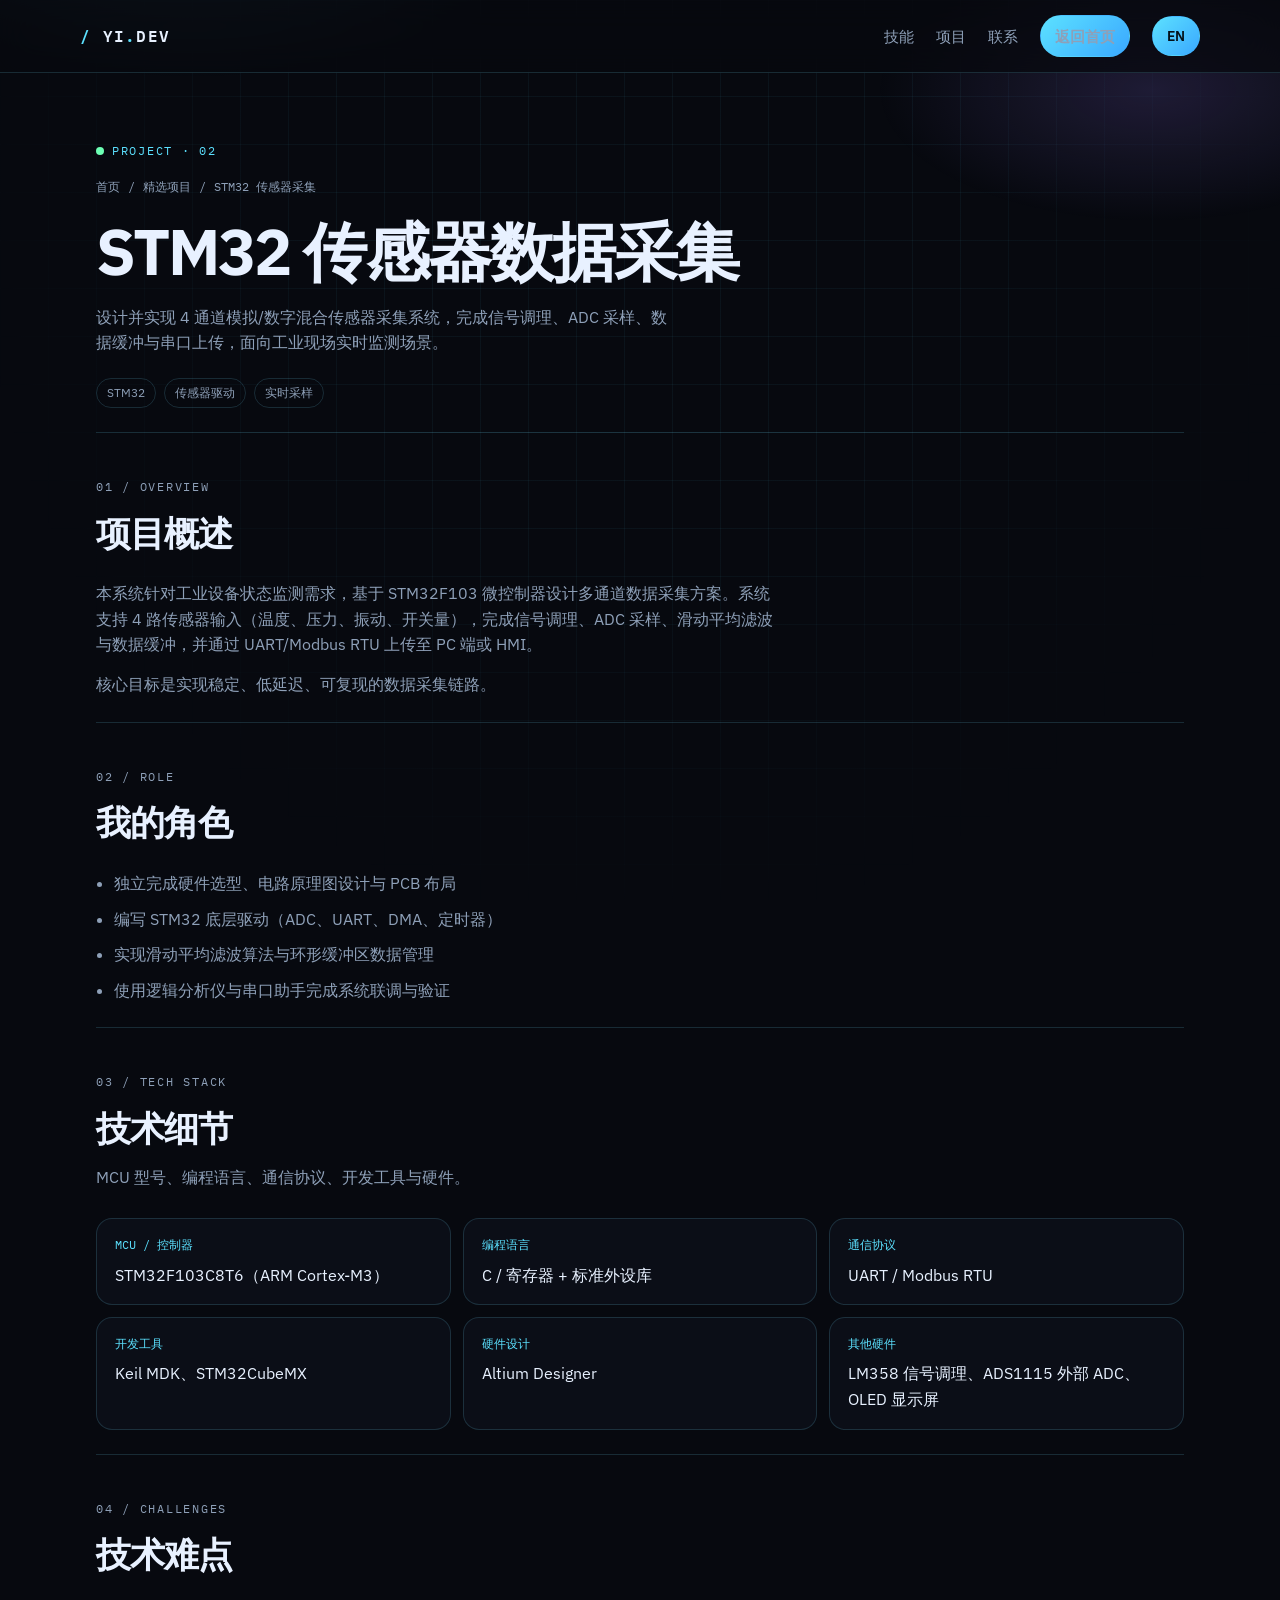
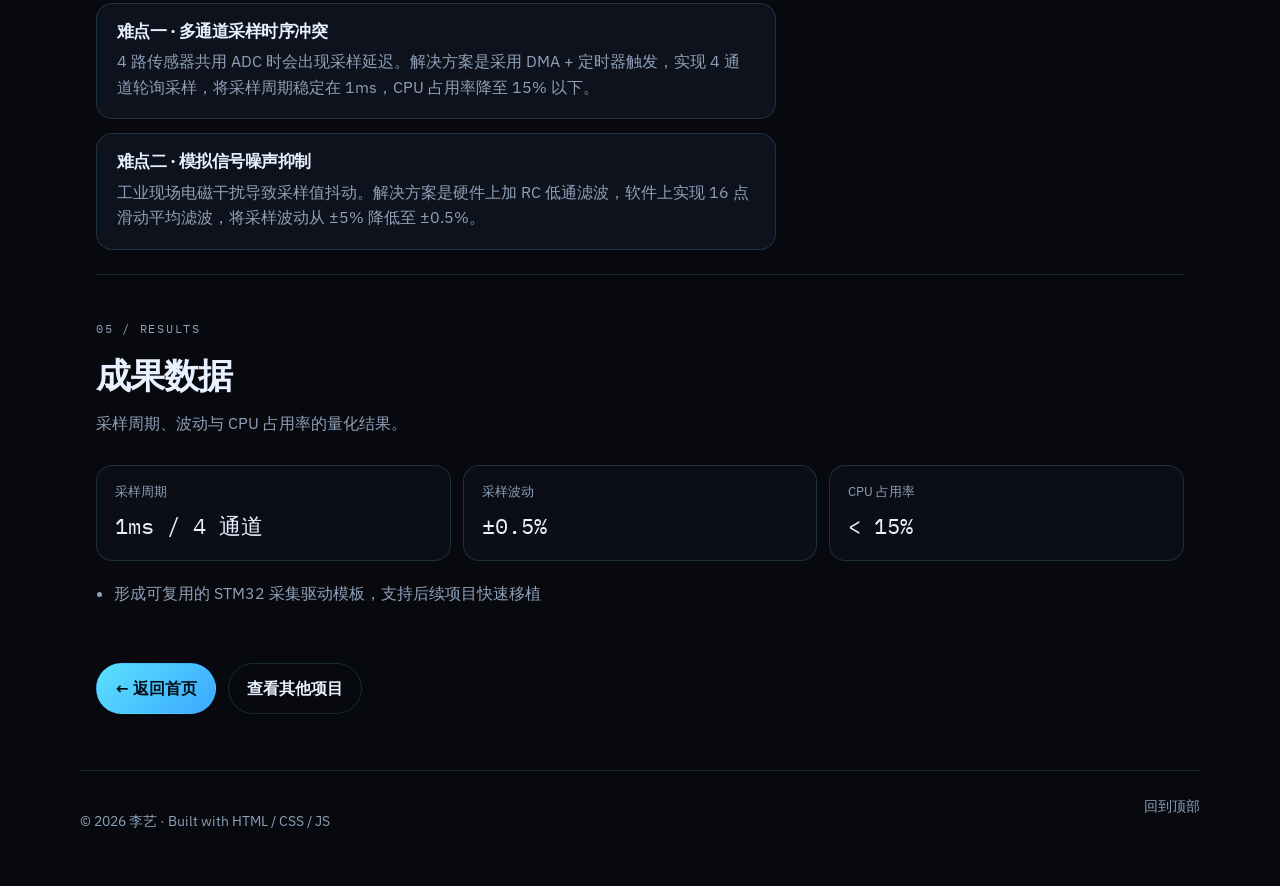
<file: project-stm32.html>
<!DOCTYPE html>
<html lang="zh-CN">
  <head>
    <meta charset="UTF-8" />
    <meta name="viewport" content="width=device-width, initial-scale=1.0" />
    <title>STM32 传感器数据采集 · 李艺</title>
    <meta
      name="description"
      content="设计并实现 4 通道模拟/数字混合传感器采集系统，完成信号调理、ADC 采样、数据缓冲与串口上传。"
    />
    <link rel="preconnect" href="https://fonts.googleapis.com" />
    <link rel="preconnect" href="https://fonts.gstatic.com" crossorigin />
    <link
      href="https://fonts.googleapis.com/css2?family=IBM+Plex+Sans:wght@400;500;600;700&family=IBM+Plex+Mono:wght@400;500;600&display=swap"
      rel="stylesheet"
    />
    <link rel="stylesheet" href="css/style.css" />
  </head>
  <body>
    <div class="bg-grid" aria-hidden="true"></div>
    <div class="bg-glow" aria-hidden="true"></div>

    <header class="nav">
      <div class="nav__inner">
        <a class="logo" href="index.html">
          <span class="logo__mark">/</span>
          YI<span class="logo__dot">.</span>DEV
        </a>
        <button
          class="nav__toggle"
          type="button"
          aria-expanded="false"
          aria-controls="site-menu"
          aria-label="打开菜单"
        >
          <span></span>
          <span></span>
          <span></span>
        </button>
        <nav id="site-menu" class="nav__links">
          <a href="index.html#skills" data-i18n="nav.skills">技能</a>
          <a href="index.html#projects" data-i18n="nav.projects">项目</a>
          <a href="index.html#contact" data-i18n="nav.contact">联系</a>
          <a class="btn btn--sm" href="index.html" data-i18n="nav.home"
            >返回首页</a
          >
          <button id="lang-toggle" class="btn btn--sm" type="button">EN</button>
        </nav>
      </div>
    </header>

    <main id="top" class="project-page">
      <section class="project-hero">
        <p class="eyebrow">
          <span class="pulse"></span>
          PROJECT · 02
        </p>
        <p class="project-crumb">
          <a href="index.html" data-i18n="crumb.home">首页</a>
          <span>/</span>
          <a href="index.html#projects" data-i18n="projects.title">精选项目</a>
          <span>/</span>
          <span data-i18n="project.stm32.crumb">STM32 传感器采集</span>
        </p>
        <h1 data-i18n="project.stm32.title">STM32 传感器数据采集</h1>
        <p class="hero__lead" data-i18n="project.stm32.lead">
          设计并实现 4 通道模拟/数字混合传感器采集系统，完成信号调理、ADC
          采样、数据缓冲与串口上传，面向工业现场实时监测场景。
        </p>
        <div class="project-tags">
          <span>STM32</span>
          <span data-i18n="project.stm32.tag2">传感器驱动</span>
          <span data-i18n="project.stm32.tag3">实时采样</span>
        </div>
      </section>

      <section class="section project-block">
        <header class="section__head">
          <p class="eyebrow">01 / OVERVIEW</p>
          <h2 data-i18n="project.stm32.overview.title">项目概述</h2>
        </header>
        <div class="project-body">
          <p data-i18n="project.stm32.overview.body1">
            本系统针对工业设备状态监测需求，基于 STM32F103
            微控制器设计多通道数据采集方案。系统支持 4
            路传感器输入（温度、压力、振动、开关量），完成信号调理、ADC
            采样、滑动平均滤波与数据缓冲，并通过 UART/Modbus RTU 上传至 PC 端或
            HMI。
          </p>
          <p data-i18n="project.stm32.overview.body2">
            核心目标是实现稳定、低延迟、可复现的数据采集链路。
          </p>
        </div>
      </section>

      <section class="section project-block">
        <header class="section__head">
          <p class="eyebrow">02 / ROLE</p>
          <h2 data-i18n="project.stm32.role.title">我的角色</h2>
        </header>
        <div class="project-body">
          <ul class="project-list">
            <li data-i18n="project.stm32.role.item1">
              独立完成硬件选型、电路原理图设计与 PCB 布局
            </li>
            <li data-i18n="project.stm32.role.item2">
              编写 STM32 底层驱动（ADC、UART、DMA、定时器）
            </li>
            <li data-i18n="project.stm32.role.item3">
              实现滑动平均滤波算法与环形缓冲区数据管理
            </li>
            <li data-i18n="project.stm32.role.item4">
              使用逻辑分析仪与串口助手完成系统联调与验证
            </li>
          </ul>
        </div>
      </section>

      <section class="section project-block">
        <header class="section__head">
          <p class="eyebrow">03 / TECH STACK</p>
          <h2 data-i18n="project.stm32.tech.title">技术细节</h2>
          <p data-i18n="project.stm32.tech.desc">
            MCU 型号、编程语言、通信协议、开发工具与硬件。
          </p>
        </header>
        <dl class="tech-grid">
          <div>
            <dt data-i18n="project.stm32.tech.mcu.label">MCU / 控制器</dt>
            <dd data-i18n="project.stm32.tech.mcu.value">
              STM32F103C8T6（ARM Cortex-M3）
            </dd>
          </div>
          <div>
            <dt data-i18n="project.stm32.tech.lang.label">编程语言</dt>
            <dd data-i18n="project.stm32.tech.lang.value">
              C / 寄存器 + 标准外设库
            </dd>
          </div>
          <div>
            <dt data-i18n="project.stm32.tech.comm.label">通信协议</dt>
            <dd data-i18n="project.stm32.tech.comm.value">UART / Modbus RTU</dd>
          </div>
          <div>
            <dt data-i18n="project.stm32.tech.tool.label">开发工具</dt>
            <dd data-i18n="project.stm32.tech.tool.value">
              Keil MDK、STM32CubeMX
            </dd>
          </div>
          <div>
            <dt data-i18n="project.stm32.tech.pcb.label">硬件设计</dt>
            <dd data-i18n="project.stm32.tech.pcb.value">Altium Designer</dd>
          </div>
          <div>
            <dt data-i18n="project.stm32.tech.hw.label">其他硬件</dt>
            <dd data-i18n="project.stm32.tech.hw.value">
              LM358 信号调理、ADS1115 外部 ADC、OLED 显示屏
            </dd>
          </div>
        </dl>
      </section>

      <section class="section project-block">
        <header class="section__head">
          <p class="eyebrow">04 / CHALLENGES</p>
          <h2 data-i18n="project.stm32.challenges.title">技术难点</h2>
        </header>
        <div class="project-body">
          <article class="challenge">
            <h3 data-i18n="project.stm32.challenge1.title">
              难点一 · 多通道采样时序冲突
            </h3>
            <p data-i18n="project.stm32.challenge1.body">
              4 路传感器共用 ADC 时会出现采样延迟。解决方案是采用 DMA +
              定时器触发，实现 4 通道轮询采样，将采样周期稳定在 1ms，CPU
              占用率降至 15% 以下。
            </p>
          </article>
          <article class="challenge">
            <h3 data-i18n="project.stm32.challenge2.title">
              难点二 · 模拟信号噪声抑制
            </h3>
            <p data-i18n="project.stm32.challenge2.body">
              工业现场电磁干扰导致采样值抖动。解决方案是硬件上加 RC
              低通滤波，软件上实现 16 点滑动平均滤波，将采样波动从 ±5% 降低至
              ±0.5%。
            </p>
          </article>
        </div>
      </section>

      <section class="section project-block">
        <header class="section__head">
          <p class="eyebrow">05 / RESULTS</p>
          <h2 data-i18n="project.stm32.results.title">成果数据</h2>
          <p data-i18n="project.stm32.results.desc">
            采样周期、波动与 CPU 占用率的量化结果。
          </p>
        </header>
        <dl class="stats results">
          <div>
            <dt data-i18n="project.stm32.results.metric1.label">采样周期</dt>
            <dd data-i18n="project.stm32.results.metric1.value">
              1ms / 4 通道
            </dd>
          </div>
          <div>
            <dt data-i18n="project.stm32.results.metric2.label">采样波动</dt>
            <dd data-i18n="project.stm32.results.metric2.value">±0.5%</dd>
          </div>
          <div>
            <dt data-i18n="project.stm32.results.metric3.label">CPU 占用率</dt>
            <dd data-i18n="project.stm32.results.metric3.value">&lt; 15%</dd>
          </div>
        </dl>
        <div class="project-body">
          <ul class="project-list">
            <li data-i18n="project.stm32.results.note">
              形成可复用的 STM32 采集驱动模板，支持后续项目快速移植
            </li>
          </ul>
        </div>
      </section>

      <section class="section project-cta">
        <a class="btn" href="index.html" data-i18n="project.cta.home"
          >← 返回首页</a
        >
        <a
          class="btn btn--ghost"
          href="index.html#projects"
          data-i18n="project.cta.others"
          >查看其他项目</a
        >
      </section>
    </main>

    <footer class="footer">
      <p data-i18n="footer.copy">© 2026 李艺 · Built with HTML / CSS / JS</p>
      <a href="#top" data-i18n="footer.top">回到顶部</a>
    </footer>

    <script src="js/i18n.js"></script>
    <script src="js/main.js"></script>
  </body>
</html>
</file>
<file: css/style.css>
:root {
  --bg: #07090f;
  --bg-2: #0d121c;
  --line: rgba(120, 220, 255, 0.16);
  --text: #e8f1ff;
  --muted: #8ea0b8;
  --cyan: #5ce1ff;
  --violet: #9b7dff;
  --ok: #6dffb4;
  --danger: #ff6b8a;
  --radius: 16px;
  --max: 1120px;
  --nav-h: 72px;
}

*,
*::before,
*::after {
  box-sizing: border-box;
}

html {
  scroll-behavior: smooth;
}

body {
  margin: 0;
  min-height: 100vh;
  font-family: "IBM Plex Sans", system-ui, sans-serif;
  color: var(--text);
  background: var(--bg);
  line-height: 1.6;
}

img,
svg {
  max-width: 100%;
}

a {
  color: inherit;
  text-decoration: none;
}

button,
input,
textarea {
  font: inherit;
  color: inherit;
}

.bg-grid,
.bg-glow {
  pointer-events: none;
  position: fixed;
  inset: 0;
  z-index: 0;
}

.bg-grid {
  background-image:
    linear-gradient(rgba(92, 225, 255, 0.05) 1px, transparent 1px),
    linear-gradient(90deg, rgba(92, 225, 255, 0.05) 1px, transparent 1px);
  background-size: 48px 48px;
  mask-image: radial-gradient(ellipse at 50% 20%, #000 35%, transparent 75%);
}

.bg-glow {
  background:
    radial-gradient(600px 280px at 15% -10%, rgba(92, 225, 255, 0.18), transparent 60%),
    radial-gradient(500px 240px at 90% 10%, rgba(155, 125, 255, 0.16), transparent 55%);
}

.nav,
main,
.footer {
  position: relative;
  z-index: 1;
}

.nav {
  position: sticky;
  top: 0;
  z-index: 30;
  backdrop-filter: blur(16px);
  background: rgba(7, 9, 15, 0.72);
  border-bottom: 1px solid var(--line);
}

.nav__inner,
.section,
.hero,
.footer {
  width: min(var(--max), calc(100% - 32px));
  margin-inline: auto;
}

.nav__inner {
  height: var(--nav-h);
  display: flex;
  align-items: center;
  justify-content: space-between;
  gap: 16px;
}

.logo {
  font-family: "IBM Plex Mono", monospace;
  font-weight: 600;
  letter-spacing: 0.08em;
}

.logo__mark,
.logo__dot,
.accent {
  color: var(--cyan);
}

.nav__links {
  display: flex;
  align-items: center;
  gap: 22px;
}

.nav__links a {
  color: var(--muted);
  font-size: 0.95rem;
}

.nav__links a:hover,
.nav__links a:focus-visible {
  color: var(--text);
}

.nav__toggle {
  display: none;
  width: 44px;
  height: 44px;
  border: 1px solid var(--line);
  border-radius: 10px;
  background: transparent;
  padding: 0;
  flex-direction: column;
  justify-content: center;
  align-items: center;
  gap: 5px;
}

.nav__toggle span {
  display: block;
  width: 18px;
  height: 1.5px;
  background: var(--text);
}

.btn {
  display: inline-flex;
  align-items: center;
  justify-content: center;
  padding: 12px 18px;
  border-radius: 999px;
  border: 1px solid transparent;
  background: linear-gradient(135deg, var(--cyan), #3aa8ff);
  color: #041018;
  font-weight: 600;
  cursor: pointer;
}

.btn--sm {
  padding: 8px 14px;
  font-size: 0.88rem;
}

.btn--ghost {
  background: transparent;
  border-color: var(--line);
  color: var(--text);
}

.btn:hover,
.btn:focus-visible {
  filter: brightness(1.08);
}

.hero {
  padding: 72px 0 48px;
}

.eyebrow {
  display: inline-flex;
  align-items: center;
  gap: 8px;
  font-family: "IBM Plex Mono", monospace;
  font-size: 0.78rem;
  letter-spacing: 0.14em;
  color: var(--cyan);
  margin: 0 0 16px;
}

.pulse {
  width: 8px;
  height: 8px;
  border-radius: 50%;
  background: var(--ok);
  box-shadow: 0 0 0 0 rgba(109, 255, 180, 0.7);
  animation: pulse 1.8s infinite;
}

@keyframes pulse {
  70% {
    box-shadow: 0 0 0 10px transparent;
  }
}

h1,
h2,
h3 {
  line-height: 1.15;
  margin: 0 0 12px;
  letter-spacing: -0.03em;
}

h1 {
  font-size: clamp(2.1rem, 5vw, 4rem);
  max-width: 16ch;
}

h2 {
  font-size: clamp(1.6rem, 3vw, 2.2rem);
}

.hero__lead,
.section__head p {
  max-width: 58ch;
  color: var(--muted);
}

.hero__actions {
  display: flex;
  flex-wrap: wrap;
  gap: 12px;
  margin: 28px 0 40px;
}

.stats {
  display: grid;
  grid-template-columns: repeat(3, minmax(0, 1fr));
  gap: 12px;
  margin: 0;
}

.stats > div {
  padding: 16px 18px;
  border: 1px solid var(--line);
  border-radius: var(--radius);
  background: rgba(13, 18, 28, 0.7);
}

.stats dt {
  font-size: 0.8rem;
  color: var(--muted);
}

.stats dd {
  margin: 6px 0 0;
  font-family: "IBM Plex Mono", monospace;
  font-size: 1.4rem;
}

.section,
#top {
  scroll-margin-top: calc(var(--nav-h) + 12px);
}

.section {
  padding: 72px 0;
}

.section__head {
  margin-bottom: 28px;
}

.matrix-filters {
  display: flex;
  flex-wrap: wrap;
  gap: 8px;
  margin-bottom: 20px;
}

.chip {
  border: 1px solid var(--line);
  background: transparent;
  color: var(--muted);
  border-radius: 999px;
  padding: 8px 14px;
  cursor: pointer;
}

.chip.is-active,
.chip:hover {
  color: var(--bg);
  background: var(--cyan);
  border-color: var(--cyan);
}

.matrix {
  display: grid;
  grid-template-columns: repeat(3, minmax(0, 1fr));
  gap: 12px;
}

.skill {
  position: relative;
  padding: 18px 16px 16px;
  border: 1px solid var(--line);
  border-radius: var(--radius);
  background: linear-gradient(180deg, rgba(16, 24, 38, 0.9), rgba(9, 12, 20, 0.9));
  transition: opacity 0.2s ease, transform 0.2s ease, border-color 0.2s ease;
}

.skill.is-dim {
  opacity: 0.28;
  transform: scale(0.98);
}

.skill:hover {
  border-color: rgba(92, 225, 255, 0.45);
}

.skill h3 {
  font-size: 1.05rem;
  margin-bottom: 4px;
}

.skill p {
  margin: 0 0 14px;
  color: var(--muted);
  font-size: 0.88rem;
}

.bar {
  height: 4px;
  border-radius: 99px;
  background: rgba(255, 255, 255, 0.08);
  overflow: hidden;
}

.bar span {
  display: block;
  height: 100%;
  width: calc(var(--lv) * 1%);
  background: linear-gradient(90deg, var(--violet), var(--cyan));
}

.lv {
  position: absolute;
  top: 16px;
  right: 16px;
  font-family: "IBM Plex Mono", monospace;
  font-size: 0.75rem;
  color: var(--cyan);
}

.projects {
  display: grid;
  grid-template-columns: repeat(3, minmax(0, 1fr));
  gap: 16px;
}

.card {
  display: flex;
  flex-direction: column;
  gap: 12px;
  padding: 22px;
  min-height: 320px;
  border-radius: 20px;
  border: 1px solid var(--line);
  background:
    radial-gradient(180px 80px at 100% 0%, rgba(92, 225, 255, 0.12), transparent 60%),
    var(--bg-2);
}

.card__meta {
  display: flex;
  justify-content: space-between;
  font-family: "IBM Plex Mono", monospace;
  font-size: 0.75rem;
  color: var(--cyan);
}

.card p {
  margin: 0;
  color: var(--muted);
}

.card ul {
  margin: 0;
  padding: 0;
  list-style: none;
  display: flex;
  flex-wrap: wrap;
  gap: 8px;
}

.card li {
  font-size: 0.78rem;
  padding: 4px 8px;
  border: 1px solid var(--line);
  border-radius: 999px;
  color: var(--muted);
}

.card__link {
  margin-top: auto;
  color: var(--cyan);
  font-weight: 600;
}

.contact__grid {
  display: grid;
  grid-template-columns: 0.9fr 1.1fr;
  gap: 24px;
  align-items: start;
}

.contact__info {
  display: grid;
  gap: 10px;
  padding: 22px;
  border: 1px solid var(--line);
  border-radius: var(--radius);
  background: var(--bg-2);
}

.contact__info a {
  color: var(--cyan);
  font-family: "IBM Plex Mono", monospace;
}

.contact__info p {
  margin: 0;
  color: var(--muted);
}

.form {
  display: grid;
  gap: 14px;
}

.form__honeypot {
  position: absolute;
  left: -9999px;
  opacity: 0;
  pointer-events: none;
  width: 0;
  height: 0;
}

.btn:disabled {
  opacity: 0.65;
  cursor: not-allowed;
  filter: none;
}

.form label {
  display: grid;
  gap: 8px;
  color: var(--muted);
  font-size: 0.9rem;
}

.form input,
.form textarea {
  width: 100%;
  border: 1px solid var(--line);
  border-radius: 12px;
  background: rgba(7, 9, 15, 0.8);
  padding: 12px 14px;
  outline: none;
}

.form input:focus,
.form textarea:focus {
  border-color: var(--cyan);
}

.form__status {
  min-height: 1.4em;
  margin: 0;
  color: var(--ok);
}

.form__status.is-error {
  color: var(--danger);
}

.footer {
  display: flex;
  justify-content: space-between;
  gap: 12px;
  padding: 24px 0 40px;
  color: var(--muted);
  font-size: 0.88rem;
  border-top: 1px solid var(--line);
}

/* —— Project detail page —— */
.project-page,
.project-hero,
.project-block,
.project-cta {
  width: min(var(--max), calc(100% - 32px));
  margin-inline: auto;
}

.project-hero {
  padding: 64px 0 24px;
}

.project-crumb {
  display: flex;
  flex-wrap: wrap;
  gap: 8px;
  margin: 0 0 18px;
  color: var(--muted);
  font-family: "IBM Plex Mono", monospace;
  font-size: 0.78rem;
}

.project-crumb a:hover,
.project-crumb a:focus-visible {
  color: var(--cyan);
}

.project-hero h1 {
  max-width: 18ch;
}

.project-tags {
  display: flex;
  flex-wrap: wrap;
  gap: 8px;
  margin-top: 22px;
}

.project-tags span {
  font-size: 0.78rem;
  padding: 4px 10px;
  border: 1px solid var(--line);
  border-radius: 999px;
  color: var(--muted);
}

.project-block {
  padding-top: 40px;
  padding-bottom: 24px;
  border-top: 1px solid var(--line);
}

.project-body {
  display: grid;
  gap: 14px;
  max-width: 68ch;
}

.project-body p {
  margin: 0;
  color: var(--muted);
}

.project-list {
  margin: 0;
  padding-left: 1.1em;
  color: var(--muted);
  display: grid;
  gap: 10px;
}

.tech-grid {
  display: grid;
  grid-template-columns: repeat(3, minmax(0, 1fr));
  gap: 12px;
  margin: 0;
}

.tech-grid > div {
  padding: 16px 18px;
  border: 1px solid var(--line);
  border-radius: var(--radius);
  background: rgba(13, 18, 28, 0.7);
}

.tech-grid dt {
  font-family: "IBM Plex Mono", monospace;
  font-size: 0.75rem;
  color: var(--cyan);
  margin-bottom: 8px;
}

.tech-grid dd {
  margin: 0;
  color: var(--text);
}

.challenge {
  padding: 18px 20px;
  border: 1px solid var(--line);
  border-radius: var(--radius);
  background: var(--bg-2);
}

.challenge h3 {
  font-size: 1.05rem;
  margin-bottom: 8px;
}

.challenge p {
  margin: 0;
  color: var(--muted);
}

.results {
  margin-bottom: 20px;
}

.project-cta {
  display: flex;
  flex-wrap: wrap;
  gap: 12px;
  padding: 32px 0 56px;
}

.project-figures {
  display: grid;
  gap: 28px;
  margin-top: 28px;
}

.project-figures figure {
  margin: 0;
  text-align: center;
}

.project-figures img {
  display: block;
  width: 100%;
  max-width: 880px;
  margin-inline: auto;
  border-radius: var(--radius);
  border: 1px solid var(--line);
  background: var(--bg-2);
}

.project-figures figcaption {
  margin-top: 12px;
  color: var(--muted);
  font-size: 0.9rem;
  line-height: 1.5;
}

@media (max-width: 900px) {
  .matrix,
  .projects,
  .contact__grid,
  .tech-grid {
    grid-template-columns: 1fr 1fr;
  }
}

@media (max-width: 720px) {
  .nav__toggle {
    display: flex;
  }

  .nav__links {
    position: absolute;
    top: var(--nav-h);
    left: 0;
    right: 0;
    display: none;
    flex-direction: column;
    align-items: stretch;
    padding: 16px;
    background: rgba(7, 9, 15, 0.96);
    border-bottom: 1px solid var(--line);
  }

  .nav.is-open .nav__links {
    display: flex;
  }

  .stats,
  .matrix,
  .projects,
  .contact__grid,
  .tech-grid,
  .footer {
    grid-template-columns: 1fr;
  }

  .footer {
    display: grid;
  }

  h1 {
    max-width: none;
  }
}
</file>
